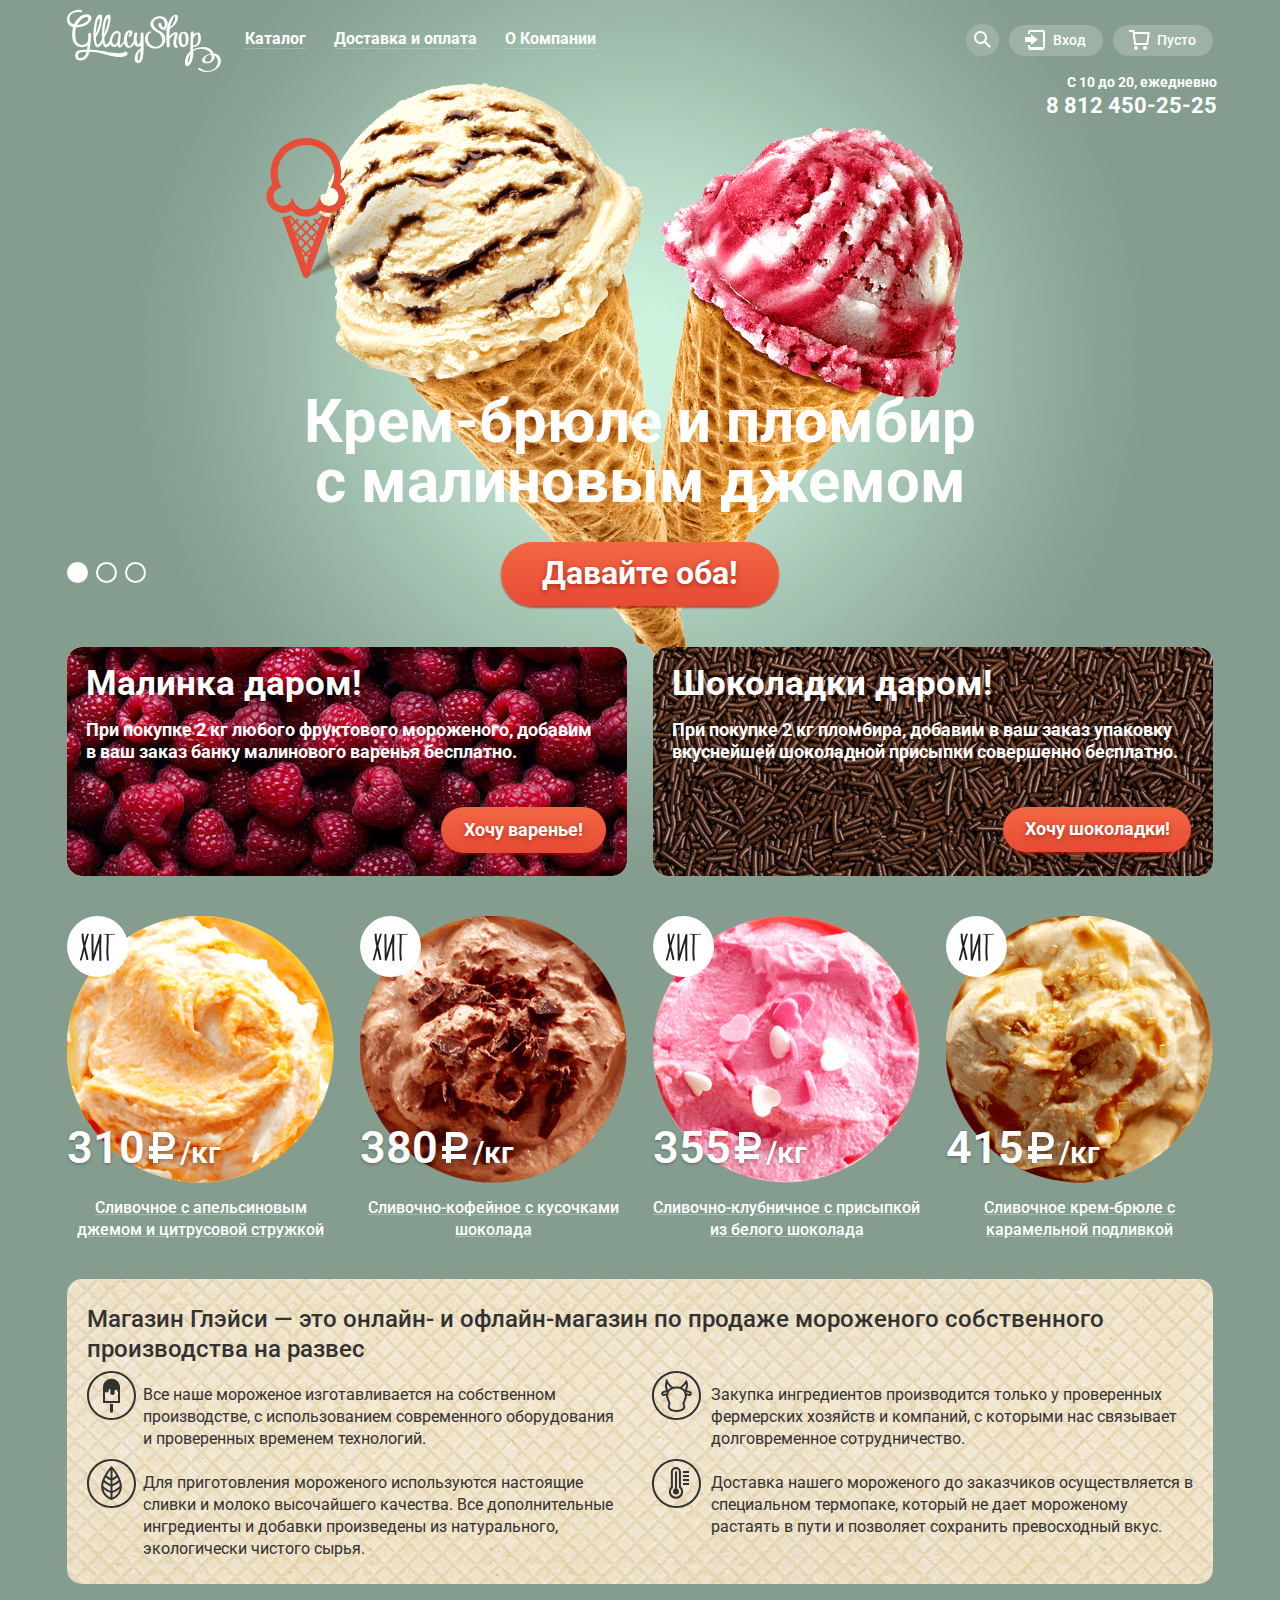
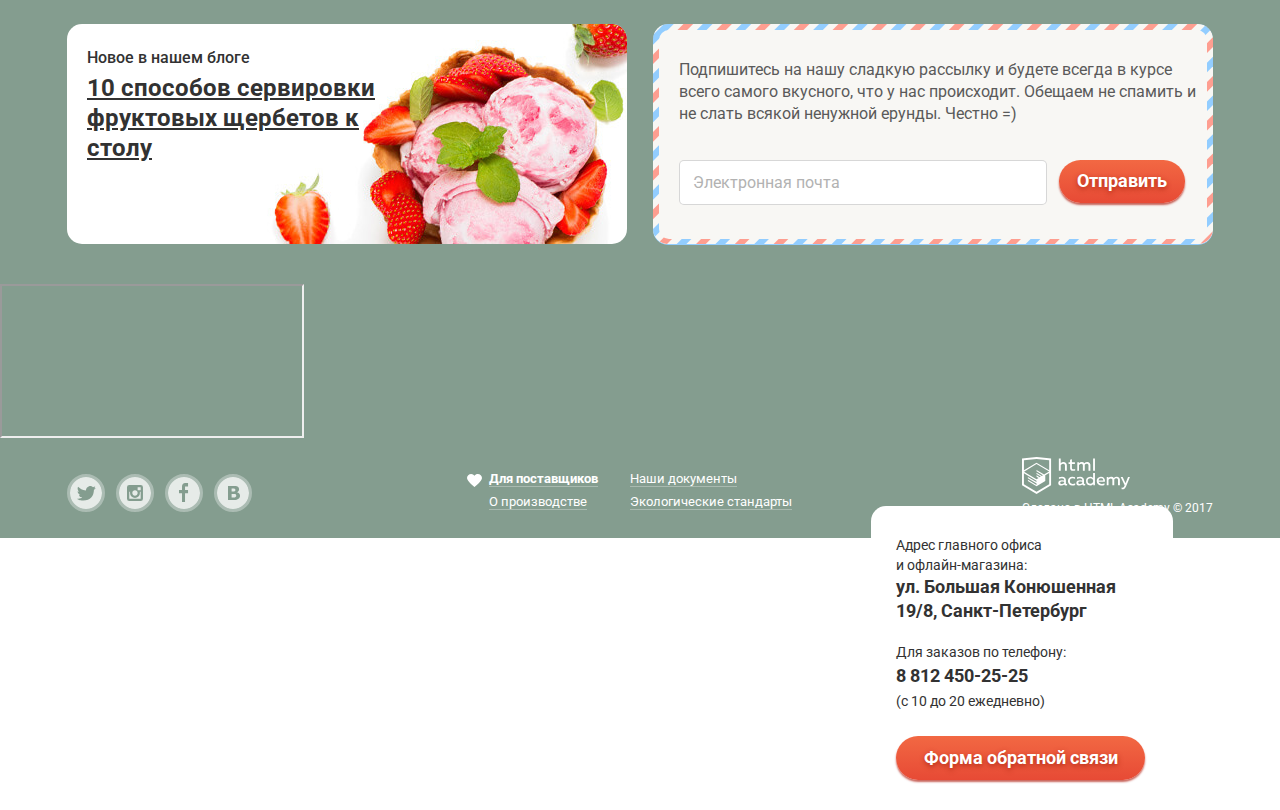
<file: index.html>
<!DOCTYPE html>
<html lang="ru">
  <head>
    <meta charset="utf-8">
    <title>HTML Academy: Глейси</title>
    <link href="https://fonts.googleapis.com/css?family=Roboto:400,500,700&amp;subset=latin,cyrillic" rel="stylesheet">
    <link href="css/normalize.min.css" rel="stylesheet">
    <link href="css/style.min.css" rel="stylesheet">
  </head>
  <body>
    <input class="visually-hidden slide-toggle-1" type="radio" id="product-1" name="toggle" checked>
    <input class="visually-hidden slide-toggle-2" type="radio" id="product-2" name="toggle">
    <input class="visually-hidden slide-toggle-3" type="radio" id="product-3" name="toggle">

    <div class="site-wrap">
     <div class="page-wrap">
      <header class="main-header">
       <nav class="main-navigation">
         <a class="main-header-logo">
           <img src="img/logo.svg" width="154" height="64" alt="Логотип магазина Глэйси">
         </a>
         <div class="nav-container">
          <ul class="site-navigation">
           <li class="main-catalog" tabindex="0"><a class="site-nav-item" href="#">Каталог</a>
             <ul class="catalog-list">
               <li><a href="novelties-catalog.html" class="catalog-list-title">Новинки</a></li>
               <li><a href="catalog.html">Сливочное</a></li>
               <li><a href="sherbet-catalog.html">Щербеты</a></li>
               <li><a href="fruit-ice-catalog.html">Фруктовый лед</a></li>
               <li><a href="melorin-catalog.html">Мелорин</a></li>
             </ul>
           </li>
           <li><a class="site-nav-item" href="shipping.html">Доставка и оплата</a></li>
           <li><a class="site-nav-item" href="info.html">О Компании</a></li>
         </ul>
         <ul class="user-navigation">
           <li class="user-nav-search" tabindex="0">
             <a href="search.html" class="user-nav-link search-link"><span class="visually-hidden">Поиск</span>
               <svg width="17" height="17" viewBox="0 0 17 17"><path fill="#fff" d="M16.958 15.527L11.75 10.32A6.455 6.455 0 0 0 13 6.5 6.5 6.5 0 1 0 6.5 13a6.465 6.465 0 0 0 3.839-1.263l5.205 5.204 1.414-1.414zM6.5 11C4.019 11 2 8.981 2 6.5S4.019 2 6.5 2 11 4.019 11 6.5 8.981 11 6.5 11z"/></svg>
             </a>
             <form class="search-form popup-form" action="https://echo.htmlacademy.ru/" method="post">
               <label class="visually-hidden" for="search-field">Введите информацию для поиска</label>
               <input type="text" id="search-field" name="search" placeholder="Что ищем?">
             </form>
           </li>
           <li class="user-nav-login" tabindex="0">
             <a href="login.html" class="user-nav-link login-link">Вход</a>
             <div class="popup-form popup-login-form">
               <h2 class="visually-hidden">Форма входа в личный кабинет</h2>
               <form class="login-form" action="https://echo.htmlacademy.ru/" method="post">
                  <label class="visually-hidden" for="user-email">Адрес вашей электронной почты</label>
                  <input type="text" id="user-email" name="email" placeholder="Электронная почта">
                  <label class="visually-hidden" for="user-password">Ваш пароль</label>
                  <input type="password" id="user-password" name="password" placeholder="Пароль">
                   <div class="login-links">
                    <a href="#">Забыли пароль?</a>
                    <a href="#">Новая регистрация</a>
                   </div>
                   <button class="button login-button">Войти</button>
               </form>
             </div>
            </li>
            <li>
              <a href="basket.html" class="user-nav-link basket-link">Пусто</a>
            </li>
          </ul>
         </div>
        </nav>
      <div class="main-header-contacts">
        <p>С 10 до 20, ежедневно</p>
        <p class="contacts-phone-number">8 812 450-25-25</p>
      </div>
     </header>

     <main>
       <h1 class="visually-hidden">Магазин мороженого GllacyShop</h1>

       <section class="main-slider">
         <h2 class="visually-hidden">Мороженое на любой вкус!</h2>
         <div class="main-slider-controls">
             <label for="product-1">Первый</label>
             <label for="product-2">Второй</label>
             <label for="product-3">Третий</label>
         </div>
         <ul class="main-slider-list">
           <li class="main-slider-item slide" id="slide1">
             <h3 class="slide-title">Крем-брюле и пломбир с малиновым джемом</h3>
             <a href="#" class="button slide-button">Давайте оба!</a>
           </li>
           <li class="main-slider-item slide" id="slide2">
             <h3 class="slide-title">Шоколадный пломбир и лимонный сорбет</h3>
             <a href="#" class="button slide-button">Давайте оба!</a>
           </li>
           <li class="main-slider-item slide" id="slide3">
             <h3 class="slide-title slide-title-3">Пломбир с помадкой и клубничный щербет</h3>
             <a href="#" class="button slide-button">Давайте оба!</a>
           </li>
         </ul>
       </section>

       <section class="main-promo">
         <h2 class="visually-hidden">Обратите внимание на наши акции</h2>
         <div class="promo-item promo-item-first">
           <h3 class="promo-item-title">Малинка даром!</h3>
           <p class="promo-item-text">При покупке 2 кг любого фруктового мороженого, добавим в ваш заказ банку малинового варенья бесплатно.</p>
           <a href="#" class="button promo-button">Хочу варенье!</a>
         </div>
         <div class="promo-item promo-item-second">
           <h3 class="promo-item-title">Шоколадки даром!</h3>
           <p class="promo-item-text">При покупке 2 кг пломбира, добавим в ваш заказ упаковку вкуснейшей шоколадной присыпки совершенно бесплатно.</p>
           <a href="#" class="button promo-button">Хочу шоколадки!</a>
         </div>
       </section>

       <section class="popular-products">
         <h2 class="visually-hidden">Популярные товары</h2>
         <ul class="popular-products-list products-list">
           <li class="popular-products-item products-item">
              <h3><a class="product-title" href="#">Сливочное с апельсиновым джемом и цитрусовой стружкой</a></h3>
              <a href="#"><img src="img/ice_cream1.png" class="product-picture" width="267" height="267" alt="Сливочное с апельсином"></a>
              <p class="product-price">310<span class="unit-field">/кг</span></p>
              <div class="hover-button-container">
               <a href="#" class="button hover-button">Быстрый просмотр</a>
              </div>
              <span class="visually-hidden">Хит</span>
            </li>
           <li class="popular-products-item products-item">
              <h3><a class="product-title" href="#">Сливочно-кофейное с кусочками шоколада</a></h3>
              <a href="#"><img src="img/ice_cream2.png" class="product-picture" width="267" height="267" alt="Сливочно-кофейное с шоколадом"></a>
              <p class="product-price">380<span class="unit-field">/кг</span></p>
              <div class="hover-button-container">
               <a href="#" class="button hover-button">Быстрый просмотр</a>
              </div>
              <span class="visually-hidden">Хит</span>
           </li>
           <li class="popular-products-item products-item">
              <h3><a class="product-title" href="#">Сливочно-клубничное с присыпкой из белого шоколада</a></h3>
              <a href="#"><img src="img/ice_cream3.png" class="product-picture" width="267" height="267" alt="Сливочно-клубничное с присыпкой"></a>
              <p class="product-price">355<span class="unit-field">/кг</span></p>
              <div class="hover-button-container">
               <a href="#" class="button hover-button">Быстрый просмотр</a>
              </div>
           </li>
           <li class="popular-products-item products-item">
              <h3><a class="product-title" href="#">Сливочное крем-брюле с карамельной подливкой</a></h3>
              <a href="#"><img src="img/ice_cream4.png" class="product-picture" width="267" height="267" alt="Сливочное крем-брюле с карамелью"></a>
              <p class="product-price">415<span class="unit-field">/кг</span></p>
              <div class="hover-button-container">
               <a href="#" class="button hover-button">Быстрый просмотр</a>
              </div>
              <span class="visually-hidden">Хит</span>
           </li>
         </ul>
       </section>

       <section class="main-advantages">
         <h2 class="visually-hidden">Преимущества нашей Компании</h2>
         <b>Магазин Глэйси — это онлайн- и офлайн-магазин по продаже мороженого собственного производства на развес</b>
         <div class="advantages-list">
           <div class="advantages-item-container">
             <p class="advantages-item">Все наше мороженое изготавливается на собственном производстве, с использованием современного оборудования и проверенных временем технологий.</p>
             <p class="advantages-item advantages-item-leaf">Для приготовления мороженого используются настоящие сливки и молоко высочайшего качества. Все дополнительные ингредиенты и добавки произведены из натурального, экологически чистого сырья.</p>
           </div>
           <div class="advantages-item-container">
             <p class="advantages-item advantages-item-cow">Закупка ингредиентов  производится только у проверенных фермерских хозяйств и компаний, с которыми нас связывает долговременное сотрудничество.</p>
             <p class="advantages-item advantages-item-thermo">Доставка нашего мороженого до заказчиков осуществляется в специальном термопаке, который не дает мороженому растаять в пути и позволяет сохранить превосходный вкус.</p>
           </div>
         </div>
       </section>

       <div class="additional-info">
         <h2 class="visually-hidden">Это интересно!</h2>
         <article class="news-info">
           <div class="news-info-container">
            <h3>Новое в нашем блоге</h3>
            <a href="#">10 способов сервировки фруктовых щербетов к столу</a>
           </div>
         </article>
         <section class="subscribe-info">
           <div class="subscribe-form-wrap">
             <h3 class="visually-hidden">Подпишитесь на нас</h3>
             <p>Подпишитесь на нашу сладкую рассылку и будете всегда в курсе всего самого вкусного, что у нас происходит. Обещаем не спамить и не слать всякой ненужной ерунды. Честно =)</p>
             <form class="subscribe-form" action="https://echo.htmlacademy.ru/" method="post">
              <label class="visually-hidden" for="user-email2">Адрес вашей электронной почты</label>
              <input type="text" id="user-email2" name="email2" placeholder="Электронная почта">
              <button class="button subscribe-button">Отправить</button>
            </form>
          </div>
         </section>
       </div>
      </main>
      </div>

       <section class="main-map">
         <h2 class="visually-hidden">Где мы находимся и как с нами связаться</h2>
         <iframe src="https://www.google.com/maps/d/embed?mid=1yjdTI2CeG9ig7ZHzFj3DASeYYl64tifm&hl=ru"></iframe>
         <div class="main-contacts">
           <div class="contacts-info">
            <p class="main-contacts-info-title">Адрес главного офиса и офлайн-магазина:</p>
            <p class="main-contacts-info">ул. Большая Конюшенная 19/8, Санкт-Петербург</p>
            <p>Для заказов по телефону:</p>
            <p class="main-contacts-info main-phone-number"><a href="#">8 812 450-25-25</a></p>
            <p class="main-working-hours">(с 10 до 20 ежедневно)</p>
            <a href="feedback.html" class="button contacts-button">Форма обратной связи</a>
          </div>
         </div>
       </section>


     <div class="page-wrap">
     <footer class="main-footer">
       <div class="social-networks">
         <h2 class="visually-hidden">Мы в социальных сетях</h2>
         <ul class="social-networks-list">
           <li>
             <a class="social-button" href="#">
              <span class="visually-hidden">Твиттер</span>
              <svg xmlns="http://www.w3.org/2000/svg" width="32" height="32" viewBox="0 0 32 32"><path fill="#FFF" d="M16 0C7.164 0 0 7.164 0 16c0 8.837 7.164 16 16 16 8.837 0 16-7.163 16-16 0-8.836-7.163-16-16-16zm7.944 12.809c-.251 6.516-3.463 10.832-10.992 10.702h-.486c-.447 0-4.543-.443-5.344-1.823 2.479.19 4.247-.406 5.12-1.136-1.048-.289-2.923-.461-3.251-2.848.384.104.618.221 1.299.113-1.307-.824-2.758-1.519-2.679-3.643.311.317 1.164.518 1.46.457-.768-.233-2.149-3.244-.974-4.781 1.984  1.79 4.075 3.482 7.804 3.643.227-2.214 1.24-3.699 3.168-4.325 1.84-.479 3.255.26 3.901 1.138.737-.224 1.453-.466 2.193-.685-.004.833-.569 1.463-.935 1.709.747.165 1.423-.475 1.423-.475-.184.963-1.094 1.725-1.707 1.954z"/></svg>
            </a>
          </li>
          <li>
            <a class="social-button" href="#">
             <span class="visually-hidden">Инстаграм</span>
             <svg xmlns="http://www.w3.org/2000/svg" width="32" height="32" viewBox="0 0 32 32"><g fill="#FFF"><path d="M20.916 16a4.938 4.938 0 1 1-9.877 0c0-.394.051-.773.138-1.14h-.897v6.838h11.396V14.86h-.897c.086.367.137.746.137 1.14z"/><path d="M15.978 18.659c1.466 0 2.659-1.193 2.659-2.659s-1.193-2.659-2.659-2.659c-1.466 0-2.659 1.193-2.659 2.659s1.192 2.659 2.659 2.659zM18.637 10.302h3.039v3.039h-3.039z"/><path d="M16 0C7.164 0 0 7.164 0 16c0 8.837 7.164 16 16 16 8.837 0 16-7.163 16-16 0-8.836-7.163-16-16-16zm7.955 21.698a2.285 2.285 0 0 1-2.279 2.279H10.279A2.285 2.285 0 0 1 8 21.698V10.302a2.286 2.286 0 0 1 2.279-2.279h11.396a2.286 2.286 0 0 1 2.279 2.279v11.396z"/></g></svg>
           </a>
         </li>
         <li>
           <a class="social-button" href="#">
            <span class="visually-hidden">Фейсбук</span>
            <svg xmlns="http://www.w3.org/2000/svg" width="32" height="32" viewBox="0 0 32 32"><path fill="#FFF" d="M16 0C7.164 0 0 7.163 0 16s7.164 16 16 16c8.837 0 16-7.164 16-16S24.837 0 16 0zm4.062 9.455h-3.021v3.444h3.021v3.445h-3.021v8.61H14.02v-8.61H11v-3.445h3.021V9.455c0-1.902 1.353-3.445 3.021-3.445h3.021v3.445z"/></svg>
          </a>
        </li>
        <li>
          <a class="social-button" href="#">
           <span class="visually-hidden">Вконтакте</span>
           <svg xmlns="http://www.w3.org/2000/svg" width="32" height="32" viewBox="0 0 32 32"><g fill="#FFF"><path d="M16.637 14.495c.402-.019.719-.082.951-.188.326-.145.54-.33.641-.559.101-.229.15-.496.15-.797 0-.232-.058-.465-.174-.697-.116-.232-.322-.405-.617-.517-.264-.1-.592-.155-.984-.165a76.242 76.242 0 0 0-1.652-.014h-.339v2.965h.565c.571 0 1.057-.009 1.459-.028zM18.118 17.084c-.282-.081-.672-.125-1.166-.132a127.97 127.97 0 0 0-1.55-.009h-.79v3.493h.264c1.014 0 1.74-.003 2.18-.009a3.2 3.2 0 0 0 1.212-.245c.377-.157.633-.364.774-.625s.214-.562.214-.9c0-.446-.088-.788-.261-1.03-.17-.241-.464-.423-.877-.543z"/><path d="M16 0C7.164 0 0 7.164 0 16c0 8.837 7.164 16 16 16 8.837 0 16-7.163 16-16 0-8.836-7.163-16-16-16zm6.602 20.531a3.73 3.73 0 0 1-1.124 1.327c-.552.415-1.161.71-1.823.886s-1.501.264-2.519.264h-6.121V8.987h5.443c1.13 0 1.957.038 2.48.113a5.126 5.126 0 0 1 1.561.5c.533.27.929.632 1.189 1.087.26.455.392.975.392 1.558 0 .678-.179 1.278-.536 1.795-.358.518-.863.92-1.517 1.208v.075c.917.182 1.642.559 2.179 1.13.537.571.807 1.325.807 2.261 0 .678-.138 1.283-.411 1.817z"/></g></svg>
         </a>
       </li>
         </ul>
       </div>
       <div class="other-info">
         <h2 class="visually-hidden">Полезная информация и документы</h2>
         <ul class="other-info-list info-list-production">
           <li class="for-suppliers">
             <a class="for-suppliers-link" href="#">Для поставщиков</a>
             <svg width="15" height="13" viewBox="0 0 15 13"><path fill="#FFF" d="M10.799 0c-1.35 0-2.551.65-3.3 1.661A4.097 4.097 0 0 0 4.199 0C1.875 0 0 1.806 0 4.044 0 7.223 7.499 13 7.499 13s7.499-5.777 7.499-8.956C14.998 1.806 13.123 0 10.799 0z"/></svg>
           </li>
           <li><a href="#">О производстве</a></li>
         </ul>
         <ul class="other-info-list info-list-documents">
           <li><a href="#">Наши документы</a></li>
           <li><a href="#">Экологические стандарты</a></li>
         </ul>
       </div>
       <div class="copyright-info">
         <h2 class="visually-hidden">Информация о разработчике</h2>
         <a href="https://htmlacademy.ru/intensive/htmlcss" class="logo-htmlacademy"><img src="img/logo-htmlacademy.svg" width="108" height="39" alt="Логотип HTML Academy"></a>
         <p>Сделано в <a href="https://htmlacademy.ru/intensive/htmlcss">HTML Academy</a> © 2017</p>
       </div>
     </footer>
     </div>
     <section class="modal modal-feedback-wrap">
       <div class="modal-feedback">
         <h2 class="modal-feedback-title">Мы обязательно вам ответим!</h2>
         <form class="feedback-form" action="https://echo.htmlacademy.ru/" method="post">
           <div class="feedback-form-item-container">
             <label class="visually-hidden" for="user-name">Представьтесь, пожалуйста</label>
             <input class="feedback-form-item-input" type="text" id="user-name" name="user-name" placeholder="Как вас зовут?">
           </div>
           <div class="feedback-form-item-container">
             <label class="visually-hidden" for="user-email3">Адрес вашей электронной почты</label>
             <input class="feedback-form-item-input" type="text" id="user-email3" name="email3" placeholder="Ваша почта для ответа?">
           </div>
           <div class="feedback-form-item-container">
             <label class="visually-hidden" for="user-text-field"></label>
             <textarea class="feedback-form-item-input" id="user-text-field" rows="4" name="text-field" placeholder="Напишите что-нибудь..."></textarea>
           </div>
           <p><button class="button feedback-button">Отправить</button></p>
         </form>
         <button class="modal-close" type="button"><span class="visually-hidden">Закрыть</span></button>
       </div>
     </section>

     <div class="new-comments"></div>


  </div>
  <script src="js/script.min.js"></script>
 </body>
</html>
</file>
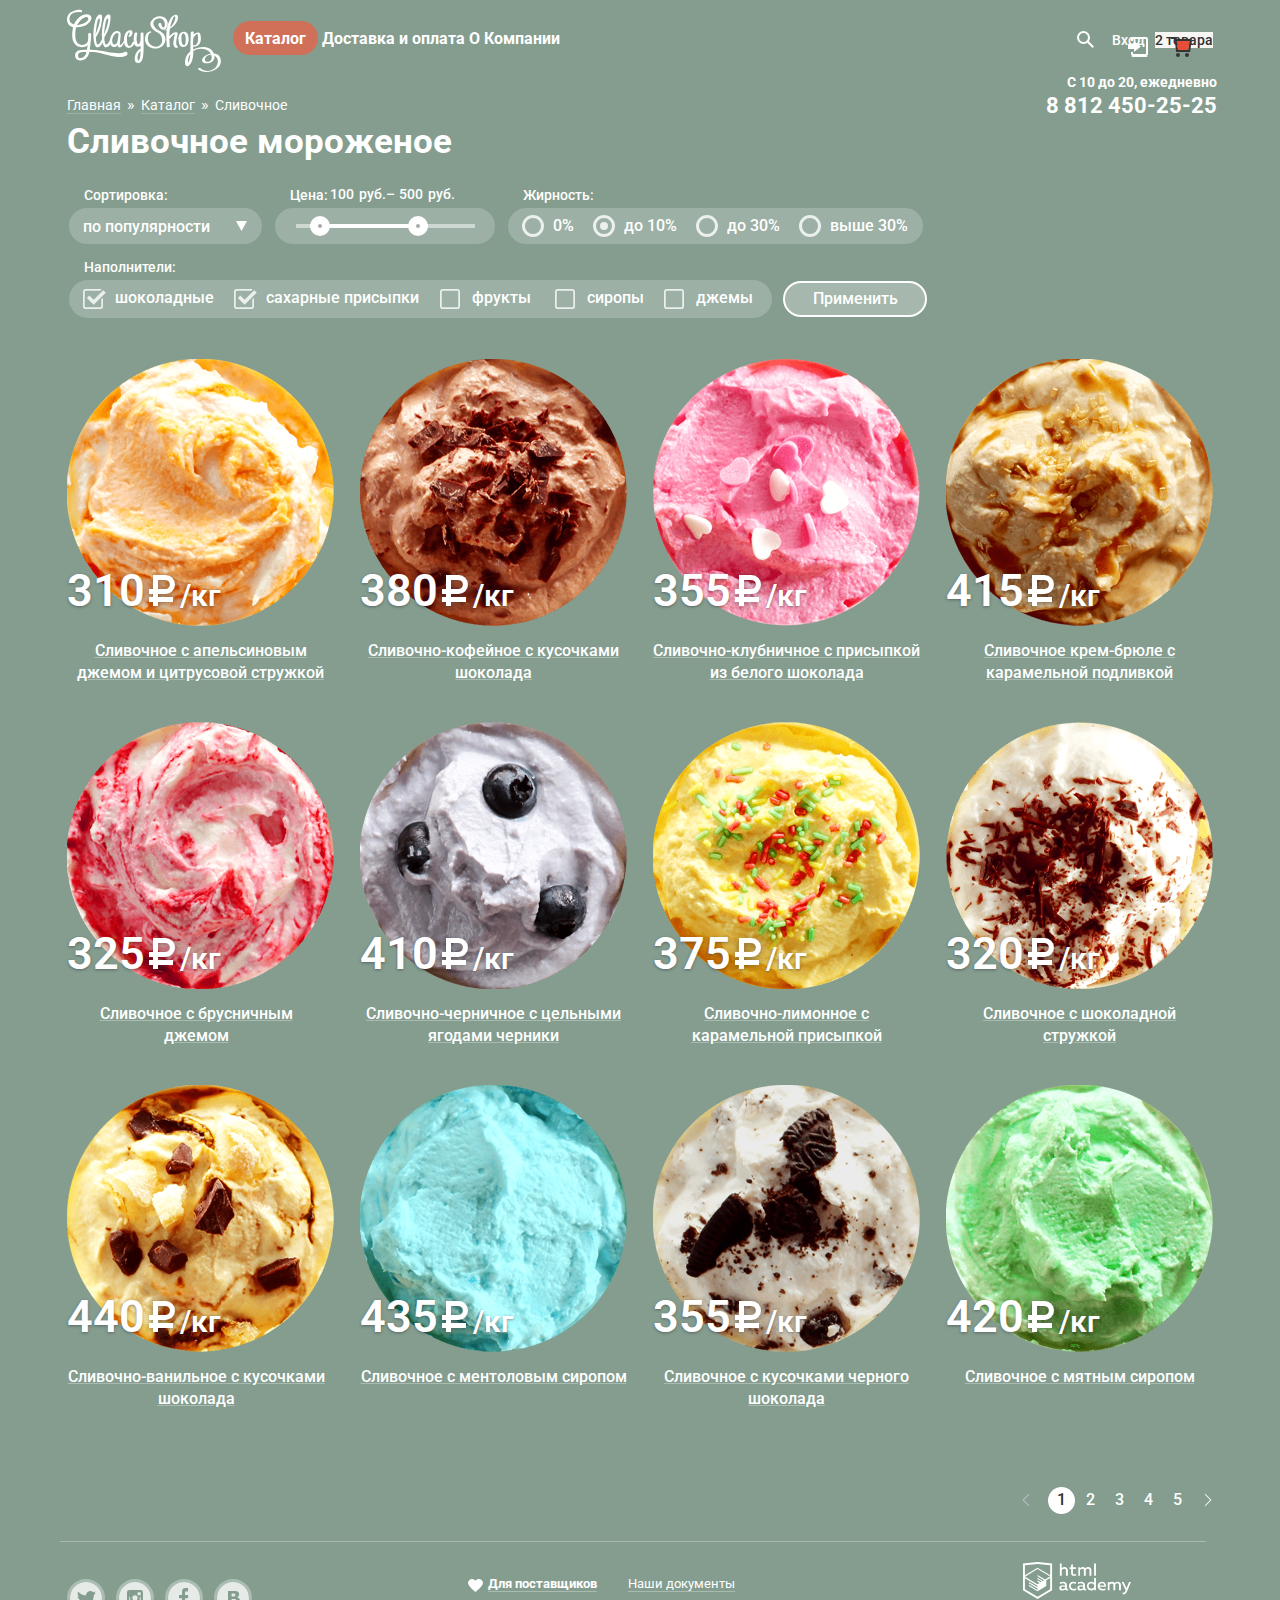
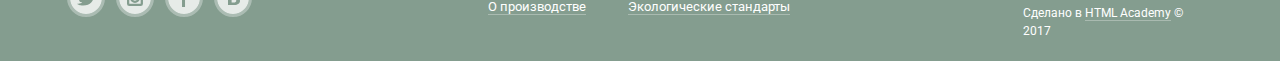
<file: catalog.html>
<!DOCTYPE html>
<html lang="ru">
  <head>
    <meta charset="utf-8">
    <title>HTML Academy: Глейси</title>
    <link href="https://fonts.googleapis.com/css?family=Roboto:400,500,700&amp;subset=latin,cyrillic" rel="stylesheet">
    <link href="css/normalize.css" rel="stylesheet">
    <link href="css/style.css" rel="stylesheet">
  </head>
  <body>
    <div class="site-inner-wrap">
     <div class="page-wrap">

      <header class="main-header">
        <nav class="main-navigation">
          <a href="index.html" class="main-header-logo">
            <img src="img/logo.svg" width="154" height="64" alt="Логотип магазина Глэйси">
          </a>
          <div class="nav-container">
          <ul class="site-navigation">
            <li class="main-catalog"><a href="catalog.html" class="site-navigation-item-current">Каталог</a>
              <ul class="catalog-list">
                <li><a href="novelties-catalog.html" class="catalog-list-title">Новинки</a></li>
                <li class="catalog-list-current"><a href="catalog.html">Сливочное</a></li>
                <li><a href="sherbet-catalog.html">Щербеты</a></li>
                <li><a href="fruit-ice-catalog.html">Фруктовый лед</a></li>
                <li><a href="melorin-catalog.html">Мелорин</a></li>
              </ul>
            </li>
            <li><a href="shipping.html">Доставка и оплата</a></li>
            <li><a href="info.html">О Компании</a></li>
          </ul>
          <ul class="user-navigation">
            <li class="user-nav-search" tabindex="0">
              <a href="search.html" class="search-link"><span class="visually-hidden">Поиск</span>
                <svg width="17" height="17" viewBox="0 0 17 17"><path fill="#fff" d="M16.958 15.527L11.75 10.32A6.455 6.455 0 0 0 13 6.5 6.5 6.5 0 1 0 6.5 13a6.465 6.465 0 0 0 3.839-1.263l5.205 5.204 1.414-1.414zM6.5 11C4.019 11 2 8.981 2 6.5S4.019 2 6.5 2 11 4.019 11 6.5 8.981 11 6.5 11z"/></svg>
              </a>
              <form class="search-form popup-form" action="https://echo.htmlacademy.ru/" method="post">
                <label class="visually-hidden" for="search-field">Введите информацию для поиска</label>
                <input type="text" id="search-field" name="search" placeholder="Что ищем?">
              </form>
            </li>
            <li class="user-nav-login" tabindex="0">
              <a href="login.html" class="login-link">Вход</a>
              <div class="popup-form popup-login-form">
                <h2 class="visually-hidden">Форма входа в личный кабинет</h2>
                <form class="login-form" action="https://echo.htmlacademy.ru/" method="post">
                   <label class="visually-hidden" for="user-email">Адрес вашей электронной почты</label>
                   <input type="text" id="user-email" name="email" placeholder="Электронная почта">
                   <label class="visually-hidden" for="user-password">Ваш пароль</label>
                   <input type="password" id="user-password" name="password" placeholder="Пароль">
                    <div class="login-links">
                     <a href="#">Забыли пароль?</a>
                     <a href="#">Новая регистрация</a>
                    </div>
                    <button type="submit" class="button login-button">Войти</button>
                </form>
              </div>
            </li>
            <li class="user-nav-basket" tabindex="0">
              <a href="basket.html" class="basket-link basket-link-active">2 товара</a>
              <div class="basket-popup">
               <table class="basket-goods">
                 <h2 class="visually-hidden">Товары в корзине</h2>
                 <tr class="basket-goods-item">
                   <td class="basket-item-delete">
                     <button type="button" class="basket-delete-button"><span class="visually-hidden">Удалить товар из корзины</span></button>
                   </td>
                   <td class="basket-item-picture">
                     <img src="img/ice_cream1.png" width="33" height="33" alt="Изображение товара">
                   </td>
                   <td class="basket-item-title">
                     <a href="#">Пломбир с апельсиновым джемом</a>
                   </td>
                   <td class="basket-item-quantity">
                     1,5 кг х <span class="basket-item-value">200 руб.</span>
                   </td>
                   <td class="basket-item-price">
                     300 руб.
                   </td>
                 </tr>
                 <tr class="basket-goods-item">
                   <td class="basket-item-delete">
                     <button type="button" class="basket-delete-button"><span class="visually-hidden">Удалить товар из корзины</span></button>
                   </td>
                   <td class="basket-item-picture">
                     <img src="img/ice_cream3.png" width="33" height="33" alt="Изображение товара">
                   </td>
                   <td class="basket-item-title">
                     <a href="#">Клубничный пломбир с присыпкой из белого шоколада</a>
                   </td>
                   <td class="basket-item-quantity">
                     1,5 кг х <span class="basket-item-value">300 руб.</span>
                   </td>
                   <td class="basket-item-price">
                     450 руб.
                   </td>
                 </tr>
               </table>
               <p class="basket-total-price">Итого: 750 руб.</p>
               <a href="#" class="button basket-button">Оформить заказ</a>
             </div>
            </li>
          </ul>
        </nav>
        <div class="main-header-contacts">
          <p>С 10 до 20, ежедневно</p>
          <p class="contacts-phone-number">8 812 450-25-25</p>
        </div>
      </header>

      <main>
        <ul class="breadcrumbs-list">
          <li><a href="index.html">Главная</a></li>
          <li>&#187;</li>
          <li><a href="#">Каталог</a></li>
          <li>&#187;</li>
          <li><a class="breadcrumbs-item-current">Сливочное</a></li>
        </ul>

        <h1 class="catalog-page-title">Сливочное мороженое</h1>

        <section class="catalog-filters">
          <h2 class="visually-hidden">Сортировка и фильтр данных о мороженом</h2>
          <form class="filters-form" action="https://echo.htmlacademy.ru/" method="get">
            <fieldset>
              <legend>Сортировка:</legend>
              <div class="filter-sort-list-container">
               <select name="sort-list" class="filter-sort-list">
                 <option value="popularity">по популярности</option>
                 <option value="low-priced">сначала недорогие</option>
                 <option value="high-priced">сначала дорогие</option>
                 <option value="fat-content">по жирности</option>
               </select>
             </div>
            </fieldset>
            <fieldset class="price-fieldset">
              <div>
                <legend>Цена:</legend>
              </div>
              <div class="price-filter">
                <label class="visually-hidden" for="min-price-id">Минимальная стоимость</label>
                <input type="text" id="min-price-id" name="min-price" value="100">
                <span>руб.&ndash;</span>
                <label class="visually-hidden" for="max-price-id">Максимальная стоимость</label>
                <input type="text" id="max-price-id" name="max-price" value="500">
                <span>руб.</span>
              </div>
              <div class="range-filter">
                <div class="range-controls">
                  <div class="scale">
                    <div class="bar"></div>
                  </div>
                  <div class="range-toggle range-toggle-min"></div>
                  <div class="range-toggle range-toggle-max"></div>
               </div>
              </div>
            </fieldset>
            <fieldset class="fat-fieldset">
              <legend>Жирность:</legend>
              <ul class="filter-fat-list">
                <li class="filter-option">
                  <input class="visually-hidden filter-input filter-input-radio" type="radio" id="fat-zero" name="fat-content" value="0%">
                  <label for="fat-zero">0%</label>
                </li>
                <li class="filter-option">
                  <input class="visually-hidden filter-input filter-input-radio" type="radio" id="fat-before10" name="fat-content" value="<10%" checked>
                  <label for="fat-before10">до 10%</label>
                </li>
                <li class="filter-option">
                  <input class="visually-hidden filter-input filter-input-radio" type="radio" id="fat-before30" name="fat-content" value="<30%">
                  <label for="fat-before30">до 30%</label>
                </li>
                <li class="filter-option">
                  <input class="visually-hidden filter-input filter-input-radio" type="radio" id="fat-after30" name="fat-content" value=">30%">
                  <label for="fat-after30">выше 30%</label>
                </li>
              </ul>
            </fieldset>
            <fieldset class="filler-fieldset">
              <legend>Наполнители:</legend>
              <ul class="filter-filler-list">
                <li class="filter-option">
                  <input class="visually-hidden filter-input filter-input-checkbox" type="checkbox" id="chocolate-filler-id" name="chocolate-filler" checked>
                  <label for="chocolate-filler-id">шоколадные</label>
                </li>
                <li class="filter-option">
                  <input class="visually-hidden filter-input filter-input-checkbox" type="checkbox" id="sugar-powder-id" name="sugar-powder" checked>
                  <label for="sugar-powder-id">сахарные присыпки</label>
                </li>
                <li class="filter-option">
                  <input class="visually-hidden filter-input filter-input-checkbox" type="checkbox" id="fruit-filler-id" name="fruit-filler">
                  <label for="fruit-filler-id">фрукты</label>
                </li>
                <li class="filter-option">
                  <input class="visually-hidden filter-input filter-input-checkbox" type="checkbox" id="syrup-filler-id" name="syrup-filler">
                  <label for="syrup-filler-id">сиропы</label>
                </li>
                <li class="filter-option">
                  <input class="visually-hidden filter-input filter-input-checkbox" type="checkbox" id="jam-filler-id" name="jam-filler">
                  <label for="jam-filler-id">джемы</label>
                </li>
              </ul>
            </fieldset>
            <button type="submit" class="filter-button">Применить</button>
          </form>
        </section>

        <section class="creamy-products">
          <h2 class="visually-hidden">Виды сливочного мороженого</h2>
          <ul class="products-list">
            <li class="products-item">
              <h3><a class="product-title" href="#">Сливочное с апельсиновым джемом и цитрусовой стружкой</a></h3>
              <a href="#"><img src="img/ice_cream1.png" class="product-picture" width="267" height="267" alt="Сливочное с апельсином"></a>
              <p class="product-price">310<span class="unit-field">/кг</span></p>
              <div class="hover-button-container">
               <a href="#" class="button hover-button">Быстрый просмотр</a>
              </div>
            </li>
            <li class="products-item">
              <h3><a class="product-title" href="#">Сливочно-кофейное с кусочками шоколада</a></h3>
              <a href="#"><img src="img/ice_cream2.png" class="product-picture" width="267" height="267" alt="Сливочно-кофейное с шоколадом"></a>
              <p class="product-price">380<span class="unit-field">/кг</span></p>
              <div class="hover-button-container">
               <a href="#" class="button hover-button">Быстрый просмотр</a>
              </div>
            </li>
            <li class="products-item">
              <h3><a class="product-title" href="#">Сливочно-клубничное с присыпкой из белого шоколада</a></h3>
              <a href="#"><img src="img/ice_cream3.png" class="product-picture" width="267" height="267" alt="Сливочно-клубничное с присыпкой"></a>
              <p class="product-price">355<span class="unit-field">/кг</span></p>
              <div class="hover-button-container">
               <a href="#" class="button hover-button">Быстрый просмотр</a>
              </div>
            </li>
            <li class="products-item">
              <h3><a class="product-title" href="#">Сливочное крем-брюле с карамельной подливкой</a></h3>
              <a href="#"><img src="img/ice_cream4.png" class="product-picture" width="267" height="267" alt="Сливочное крем-брюле с карамелью"></a>
              <p class="product-price">415<span class="unit-field">/кг</span></p>
              <div class="hover-button-container">
               <a href="#" class="button hover-button">Быстрый просмотр</a>
             </div>
            </li>
            <li class="products-item">
              <h3 class="product-title-special"><a class="product-title" href="#">Сливочное с брусничным джемом</a></h3>
              <a href="#"><img src="img/ice_cream5.png" class="product-picture" width="267" height="267" alt="Сливочное с брусникой"></a>
              <p class="product-price">325<span class="unit-field">/кг</span></p>
              <div class="hover-button-container">
               <a href="#" class="button hover-button">Быстрый просмотр</a>
              </div>
            </li>
            <li class="products-item">
              <h3><a class="product-title" href="#">Сливочно-черничное с цельными ягодами черники</a></h3>
              <a href="#"><img src="img/ice_cream6.png" class="product-picture" width="267" height="267" alt="Сливочно-черничное с ягодами"></a>
              <p class="product-price">410<span class="unit-field">/кг</span></p>
              <div class="hover-button-container">
               <a href="#" class="button hover-button">Быстрый просмотр</a>
              </div>
            </li>
            <li class="products-item">
             <h3><a class="product-title" href="#">Сливочно-лимонное с карамельной присыпкой</a></h3>
             <a href="#"><img src="img/ice_cream7.png" class="product-picture" width="267" height="267" alt="Сливочно-лимонное с присыпкой"></a>
             <p class="product-price">375<span class="unit-field">/кг</span></p>
             <div class="hover-button-container">
              <a href="#" class="button hover-button">Быстрый просмотр</a>
             </div>
            </li>
            <li class="products-item">
              <h3><a class="product-title" href="#">Сливочное с шоколадной стружкой</a></h3>
              <a href="#"><img src="img/ice_cream8.png" class="product-picture" width="267" height="267" alt="Сливочное с шоколадной стружкой"></a>
              <p class="product-price">320<span class="unit-field">/кг</span></p>
              <div class="hover-button-container">
               <a href="#" class="button hover-button">Быстрый просмотр</a>
              </div>
            </li>
            <li class="products-item">
              <h3 class="product-title-special"><a class="product-title" href="#">Сливочно-ванильное с кусочками шоколада</a></h3>
              <a href="#"><img src="img/ice_cream9.png" class="product-picture" width="267" height="267" alt="Сливочно-ванильное с шоколадом"></a>
              <p class="product-price">440<span class="unit-field">/кг</span></p>
              <div class="hover-button-container">
               <a href="#" class="button hover-button">Быстрый просмотр</a>
              </div>
            </li>
            <li class="products-item">
              <h3><a class="product-title" href="#">Сливочноe с ментоловым сиропом</a></h3>
              <a href="#"><img src="img/ice_cream10.png" class="product-picture" width="267" height="267" alt="Сливочное с ментолом"></a>
              <p class="product-price">435<span class="unit-field">/кг</span></p>
              <div class="hover-button-container">
               <a href="#" class="button hover-button">Быстрый просмотр</a>
              </div>
            </li>
            <li class="products-item">
              <h3><a class="product-title" href="#">Сливочное с кусочками черного шоколада</a></h3>
              <a href="#"><img src="img/ice_cream11.png" class="product-picture" width="267" height="267" alt="Сливочное с кусочками шоколада"></a>
              <p class="product-price">355<span class="unit-field">/кг</span></p>
              <div class="hover-button-container">
               <a href="#" class="button hover-button">Быстрый просмотр</a>
              </div>
            </li>
            <li class="products-item">
              <h3><a class="product-title" href="#">Сливочное с мятным сиропом</a></h3>
              <a href="#"><img src="img/ice_cream12.png" class="product-picture" width="267" height="267" alt="Сливочное с мятой"></a>
              <p class="product-price">420<span class="unit-field">/кг</span></p>
              <div class="hover-button-container">
               <a href="#" class="button hover-button">Быстрый просмотр</a>
              </div>
            </li>
          </ul>
          <ul class="products-switch-list">
            <li class="switch-item">
              <a class="switch-item-previous"><span class="visually-hidden">Предыдущий</span></a>
            </li>
            <li class="switch-item switch-item-active">
              <a>1</a>
            </li>
            <li class="switch-item">
              <a href="#">2</a>
            </li>
            <li class="switch-item">
              <a href="#">3</a>
            </li>
            <li class="switch-item">
              <a href="#">4</a>
            </li>
            <li class="switch-item">
              <a href="#">5</a>
            </li>
            <li class="switch-item">
              <a href="#" class="switch-item-next"><span class="visually-hidden">Следующий</span></a>
            </li>
          </ul>
        </section>
      </main>

      <footer class="main-footer main-footer-inner">
        <div class="social-networks">
          <h2 class="visually-hidden">Мы в социальных сетях</h2>
          <ul class="social-networks-list">
            <li>
              <a class="social-button" href="#">
               <span class="visually-hidden">Твиттер</span>
               <svg xmlns="http://www.w3.org/2000/svg" width="32" height="32" viewBox="0 0 32 32"><path fill="#FFF" d="M16 0C7.164 0 0 7.164 0 16c0 8.837 7.164 16 16 16 8.837 0 16-7.163 16-16 0-8.836-7.163-16-16-16zm7.944 12.809c-.251 6.516-3.463 10.832-10.992 10.702h-.486c-.447 0-4.543-.443-5.344-1.823 2.479.19 4.247-.406 5.12-1.136-1.048-.289-2.923-.461-3.251-2.848.384.104.618.221 1.299.113-1.307-.824-2.758-1.519-2.679-3.643.311.317 1.164.518 1.46.457-.768-.233-2.149-3.244-.974-4.781 1.984  1.79 4.075 3.482 7.804 3.643.227-2.214 1.24-3.699 3.168-4.325 1.84-.479 3.255.26 3.901 1.138.737-.224 1.453-.466 2.193-.685-.004.833-.569 1.463-.935 1.709.747.165 1.423-.475 1.423-.475-.184.963-1.094 1.725-1.707 1.954z"/></svg>
             </a>
           </li>
           <li>
             <a class="social-button" href="#">
              <span class="visually-hidden">Инстаграм</span>
              <svg xmlns="http://www.w3.org/2000/svg" width="32" height="32" viewBox="0 0 32 32"><g fill="#FFF"><path d="M20.916 16a4.938 4.938 0 1 1-9.877 0c0-.394.051-.773.138-1.14h-.897v6.838h11.396V14.86h-.897c.086.367.137.746.137 1.14z"/><path d="M15.978 18.659c1.466 0 2.659-1.193 2.659-2.659s-1.193-2.659-2.659-2.659c-1.466 0-2.659 1.193-2.659 2.659s1.192 2.659 2.659 2.659zM18.637 10.302h3.039v3.039h-3.039z"/><path d="M16 0C7.164 0 0 7.164 0 16c0 8.837 7.164 16 16 16 8.837 0 16-7.163 16-16  0-8.836-7.163-16-16-16zm7.955 21.698a2.285 2.285 0 0 1-2.279 2.279H10.279A2.285 2.285 0 0 1 8 21.698V10.302a2.286 2.286 0 0 1 2.279-2.279h11.396a2.286 2.286 0 0 1 2.279 2.279v11.396z"/></g></svg>
            </a>
          </li>
          <li>
            <a class="social-button" href="#">
             <span class="visually-hidden">Фейсбук</span>
             <svg xmlns="http://www.w3.org/2000/svg" width="32" height="32" viewBox="0 0 32 32"><path fill="#FFF" d="M16 0C7.164 0 0 7.163 0 16s7.164 16 16 16c8.837 0 16-7.164 16-16S24.837 0 16 0zm4.062 9.455h-3.021v3.444h3.021v3.445h-3.021v8.61H14.02v-8.61H11v-3.445h3.021V9.455c0-1.902 1.353-3.445 3.021-3.445h3.021v3.445z"/></svg>
           </a>
         </li>
         <li>
           <a class="social-button" href="#">
            <span class="visually-hidden">Вконтакте</span>
            <svg xmlns="http://www.w3.org/2000/svg" width="32" height="32" viewBox="0 0 32 32"><g fill="#FFF"><path d="M16.637 14.495c.402-.019.719-.082.951-.188.326-.145.54-.33.641-.559.101-.229.15-.496.15-.797 0-.232-.058-.465-.174-.697-.116-.232-.322-.405-.617-.517-.264-.1-.592-.155-.984-.165a76.242 76.242 0 0 0-1.652-.014h-.339v2.965h.565c.571 0 1.057-.009 1.459-.028zM18.118 17.084c-.282-.081-.672-.125-1.166-.132a127.97 127.97 0 0 0-1.55-.009h-.79v3.493h.264c1.014 0 1.74-.003 2.18-.009a3.2 3.2 0 0 0 1.212-.245c.377-.157.633-.364.774-.625s.214-.562.214-.9c0-.446-.088-.788-.261-1.03-.17-.241-.464-.423-.877-.543z"/><path d="M16 0C7.164 0 0 7.164 0 16c0 8.837 7.164 16 16 16 8.837 0 16-7.163 16-16 0-8.836-7.163-16-16-16zm6.602 20.531a3.73 3.73 0 0 1-1.124 1.327c-.552.415-1.161.71-1.823.886s-1.501.264-2.519.264h-6.121V8.987h5.443c1.13 0 1.957.038 2.48.113a5.126 5.126 0 0 1 1.561.5c.533.27.929.632 1.189 1.087.26.455.392.975.392 1.558 0 .678-.179 1.278-.536 1.795-.358.518-.863.92-1.517 1.208v.075c.917.182 1.642.559 2.179 1.13.537.571.807 1.325.807 2.261 0 .678-.138 1.283-.411 1.817z"/></g></svg>
          </a>
        </li>
          </ul>
        </div>
        <div class="other-info">
          <h2 class="visually-hidden">Полезная информация и документы</h2>
          <ul class="other-info-list info-list-production">
            <li class="for-suppliers">
              <a href="#">Для поставщиков</a>
              <svg width="15" height="13" viewBox="0 0 15 13"><path fill="#FFF" d="M10.799 0c-1.35 0-2.551.65-3.3 1.661A4.097 4.097 0 0 0 4.199 0C1.875 0 0 1.806 0 4.044 0 7.223 7.499 13 7.499 13s7.499-5.777 7.499-8.956C14.998 1.806 13.123 0 10.799 0z"/></svg>
            </li>
            <li><a href="#">О производстве</a></li>
          </ul>
          <ul class="other-info-list info-list-documents">
            <li><a href="#">Наши документы</a></li>
            <li><a href="#">Экологические стандарты</a></li>
          </ul>
        </div>
        <div class="copyright-info">
          <h2 class="visually-hidden">Информация о разработчике</h2>
          <a href="https://htmlacademy.ru/intensive/htmlcss" class="logo-htmlacademy"><img src="img/logo-htmlacademy.svg" width="108" height="39" alt="Логотип HTML Academy"></a>
          <p>Сделано в <a href="https://htmlacademy.ru/intensive/htmlcss">HTML Academy</a> © 2017</p>
        </div>
      </footer>

    </div>
  </div>

 </body>
</html>
</file>
<file: css/style.css>
body {
  margin: 0;
  padding: 0;
  font-family: "Roboto", Arial, sans-serif;
  font-size: 16px;
  line-height: 22px;
  font-weight: 400;
  color: #ffffff;
}

a {
  color: #ffffff;
  text-decoration: none;
}

img {
  max-width: 100%;
  height: auto;
}

.visually-hidden:not(:focus):not(:active),
input[type="radio"].visually-hidden,
input[type="checkbox"].visually-hidden,
label.visually-hidden {
  position: absolute;
  width: 1px;
  height: 1px;
  margin: -1px;
  border: 0;
  padding: 0;
  white-space: nowrap;
  -webkit-clip-path: inset(100%);
          clip-path: inset(100%);
  clip: rect(0 0 0 0);
  overflow: hidden;
}

.site-wrap {
  min-width: 1200px;
  background-color: #849d8f;
  background-image: url("../img/slide1.png");
  background-repeat: no-repeat;
  background-position: top center;
  -webkit-transition: background-image 0.5s ease, background-color 0.5s ease;
  -o-transition: background-image 0.5s ease, background-color 0.5s ease;
  transition: background-image 0.5s ease, background-color 0.5s ease;
}

.page-wrap {
  margin: 0 auto;
  padding: 0;
  width: 1200px;
}

.site-wrap::before,
.site-wrap::after {
  content: "";
  visibility: hidden;
}

.site-wrap::before {
  background-image: url("../img/slide2.png");
}

.site-wrap::after {
  background-image: url("../img/slide3.png");
}

.site-inner-wrap {
  min-width: 1200px;
  background-color: #849d8f;
}

.main-header {
  position: relative;
  padding: 9px 27px 0;
  margin: 0;
}

.main-navigation {
  display: -webkit-box;
  display: -ms-flexbox;
  display: flex;
  -webkit-box-orient: horizontal;
  -webkit-box-direction: normal;
      -ms-flex-direction: row;
          flex-direction: row;
  -webkit-box-align: center;
      -ms-flex-align: center;
          align-items: center;
}

.main-header-logo {
  margin-right: 12px;
}

.nav-container {
  display: -webkit-box;
  display: -ms-flexbox;
  display: flex;
  width: 980px;
  min-height: 50px;
  -webkit-box-orient: horizontal;
  -webkit-box-direction: normal;
      -ms-flex-direction: row;
          flex-direction: row;
  -webkit-box-pack: justify;
      -ms-flex-pack: justify;
          justify-content: space-between;
  -webkit-box-align: start;
      -ms-flex-align: start;
          align-items: flex-start;
}

.site-navigation, .user-navigation {
  padding: 0;
  padding-top: 11px;
  margin: 0;
  list-style: none;
}

.site-navigation {
  display: -webkit-box;
  display: -ms-flexbox;
  display: flex;
  -webkit-box-orient: horizontal;
  -webkit-box-direction: normal;
      -ms-flex-direction: row;
          flex-direction: row;
  -ms-flex-wrap: wrap;
      flex-wrap: wrap;
  -webkit-box-align: start;
      -ms-flex-align: start;
          align-items: flex-start;
}

.site-navigation li {
  margin-right: 4px;
  line-height: 18px;
  font-weight: 700;
}

.site-navigation .site-nav-item {
  margin: 8px 12px 7px;
  border-bottom: 1px solid rgba(255, 255, 255, 0.2);
}

.site-navigation .site-nav-item:hover,
.site-navigation .site-nav-item:focus {
  padding: 8px 12px 7px;
  margin: 0;
  color: #333333;
  background-color: #ffffff;
  border: none;
  border-radius: 20px;
}

.site-navigation .site-nav-item:active {
  color: #333333;
  background-color: #ffffff;
  -webkit-box-shadow: inset 0px 2px 1px 0px #696969;
          box-shadow: inset 0px 2px 1px 0px #696969;
}

.site-navigation .site-navigation-item-current {
  padding: 8px 12px 7px;
  margin: 0;
  color: #ffffff;
  background-color: #d07058;
  border-radius: 20px;
}

.site-navigation .site-navigation-item-current:hover,
.site-navigation .site-navigation-item-current:focus {
  color: #ffffff;
  background-color: #d07058;
}

.main-catalog {
  position: relative;
  min-height: 30px;
}

.catalog-list {
  display: none;
  position: absolute;
  top: 30px;
  left: -8px;
  padding: 0;
  margin: 0;
  width: 142px;
  background-color: #ffffff;
  list-style: none;
  border-radius: 5px;
  -webkit-box-shadow: 0px 20px 20px 0px rgba(0, 0, 0, 0.4);
          box-shadow: 0px 20px 20px 0px rgba(0, 0, 0, 0.4);
  -webkit-box-sizing: border-box;
          box-sizing: border-box;
}

.catalog-list li {
  width: 142px;
  padding-top: 8px;
  padding-bottom: 8px;
}

.catalog-list li:first-child {
  padding-top: 10px;
  border-top-left-radius: 5px;
  border-top-right-radius: 5px;
}

.catalog-list li:last-child {
  padding-bottom: 10px;
  border-bottom-left-radius: 5px;
  border-bottom-right-radius: 5px;
}

.catalog-list li:hover,
.catalog-list li:focus {
  background-color: #fbded7;
}

.catalog-list li:active {
  background-color: #f6b5a5;
}

.catalog-list .catalog-list-current {
  background-color: #d07058;
}

.catalog-list .catalog-list-current:hover,
.catalog-list .catalog-list-current:focus {
  background-color: #d07058;
}

.catalog-list a {
  font-size: 14px;
  line-height: 16px;
  font-weight: 400;
  padding: 0;
  padding-top: 5px;
  padding-bottom: 5px;
  padding-left: 20px;
  border-radius: 0px;
  color: #323232;
}

.catalog-list-current a {
  color: #ffffff;
}

.catalog-list .catalog-list-title {
  font-weight: 700;
}

.catalog-list::after {
  content: "";
  position: absolute;
  top: 35px;
  left: 6px;
  width: 128px;
  height: 1px;
  background-color: #c2cec7;
}

.main-catalog:hover .catalog-list,
.main-catalog:focus .catalog-list {
  display: block;
  z-index: 10;
}

.user-navigation {
  position: relative;
  display: -webkit-box;
  display: -ms-flexbox;
  display: flex;
  -webkit-box-orient: horizontal;
  -webkit-box-direction: normal;
      -ms-flex-direction: row;
          flex-direction: row;
  -webkit-box-align: center;
      -ms-flex-align: center;
          align-items: center;
}

.user-navigation li {
  margin-left: 10px;
  margin-top: 2px;
  min-height: 30px;
  font-size: 14px;
  line-height: 16px;
  font-weight: 500;
}

.user-navigation li:first-child {
  margin-top: 0;
}

.user-navigation .user-nav-link {
  position: relative;
  padding: 7px 17px 8px 44px;
  background-color: #9db1a5;
  border-radius: 20px;
}

.user-navigation .basket-link-active {
  color: #323232;
  background-color: #f7f6f3;
}

.user-navigation .search-link {
  padding: 11px 8px 5px;
  -webkit-box-sizing: border-box;
          box-sizing: border-box;
}

.user-navigation .user-nav-link:hover,
.user-navigation .user-nav-link:focus {
  color: #323232;
  background-color: #ffffff;
}

.search-link:hover path,
.search-link:focus path {
  fill: #000;
}

.login-link::before,
.basket-link::before {
  content: "";
  position: absolute;
  top: 5px;
  left: 16px;
  width: 21px;
  height: 20px;
  background-image: url("../img/entrance-white.svg");
}

.basket-link::before {
  background-image: url("../img/basket.svg");
}

.basket-link-active::before {
  background-image: url("../img/basket-red.svg");
}

.login-link:hover::before,
.login-link:focus::before {
  background-image: url("../img/entrance.svg");
}

.basket-link:hover::before,
.basket-link:focus::before {
  background-image: url("../img/basket-black.svg");
}

.basket-link-active:hover::before,
.basket-link-active:focus::before {
  background-image: url("../img/basket-red.svg");
}

.user-nav-search,
.user-nav-login,
.user-nav-basket {
  position: relative;
}

.popup-form {
  display: none;
}

.search-form,
.popup-login-form,
.basket-popup {
  display: none;
  position: absolute;
  top: 30px;
  right: 0px;
  width: 341px;
  padding: 20px 15px;
  background-color: #f8f7f4;
  -webkit-box-sizing: border-box;
          box-sizing: border-box;
  -webkit-box-shadow: 0px 20px 20px 0px rgba(0, 0, 0, 0.4);
          box-shadow: 0px 20px 20px 0px rgba(0, 0, 0, 0.4);
  border-radius: 5px;
  z-index: 10;
}

.popup-login-form {
  width: 277px;
  padding: 20px 17px 20px 19px;
}

.basket-popup {
  width: 539px;
  padding: 18px 13px 20px;
}

.login-form {
  position: relative;
}

.login-links {
  position: absolute;
  display: -webkit-box;
  display: -ms-flexbox;
  display: flex;
  -webkit-box-orient: vertical;
  -webkit-box-direction: normal;
      -ms-flex-direction: column;
          flex-direction: column;
  left: 120px;
}

.login-links a {
  font-size: 13px;
  line-height: 24px;
  color: #323232;
  text-decoration: underline;
  -webkit-text-decoration-color: rgba(50, 50, 50, 0.3);
          text-decoration-color: rgba(50, 50, 50, 0.3);
}

.login-links a:hover,
.login-links a:focus,
.login-links a:active {
  color: #e84d37;
  -webkit-text-decoration-color: rgba(232, 77, 55, 0.3);
          text-decoration-color: rgba(232, 77, 55, 0.3);
}

.search-form input[type="text"],
.popup-login-form input[type="text"],
.popup-login-form input[type="password"] {
  width: 309px;
  min-height: 45px;
  padding: 10px 14px 8px;
  line-height: 24px;
  font-weight: 700;
  color: #323232;
  background-color: #ffffff;
  border: 1px solid rgba(153, 153, 153, 0.52);
  border-radius: 5px;
  -webkit-box-sizing: border-box;
          box-sizing: border-box;
}

.popup-login-form input[type="text"],
.popup-login-form input[type="password"] {
  width: 241px;
  margin-bottom: 20px;
}

.search-form input[type="text"]::-webkit-input-placeholder,
.popup-login-form input[type="text"]::-webkit-input-placeholder,
.popup-login-form input[type="password"]::-webkit-input-placeholder {
  font-weight: 400;
  color: #b2b2b2;
}

.search-form input[type="text"]:-ms-input-placeholder,
.popup-login-form input[type="text"]:-ms-input-placeholder,
.popup-login-form input[type="password"]:-ms-input-placeholder {
  font-weight: 400;
  color: #b2b2b2;
}

.search-form input[type="text"]::-ms-input-placeholder,
.popup-login-form input[type="text"]::-ms-input-placeholder,
.popup-login-form input[type="password"]::-ms-input-placeholder {
  font-weight: 400;
  color: #b2b2b2;
}

.search-form input[type="text"]::placeholder,
.popup-login-form input[type="text"]::placeholder,
.popup-login-form input[type="password"]::placeholder {
  font-weight: 400;
  color: #b2b2b2;
}

.search-form input[type="text"]:hover,
.popup-login-form input[type="text"]:hover,
.popup-login-form input[type="password"]:hover {
  border: 2px solid rgba(154, 154, 154, 0.52);
  padding: 9px 13px 7px;
}

.search-form input[type="text"]:focus,
.popup-login-form input[type="text"]:focus,
.popup-login-form input[type="password"]:focus {
  border: 2px solid rgba(46, 136, 228, 0.52);
  padding: 9px 13px 7px;
  outline: none;
}

.user-nav-search:hover .search-form,
.user-nav-search:focus .search-form,
.user-nav-login:hover .popup-login-form,
.user-nav-login:focus .popup-login-form,
.user-nav-basket:hover .basket-popup,
.user-nav-basket:focus .basket-popup {
  display: block;
}

.basket-goods {
  width: 100%;
  font-size: 13px;
  line-height: 16px;
  font-weight: 400;
  color: #323232;
  border-bottom: 1px solid #cacac7;
}

.basket-goods-item td {
  vertical-align: top;
  padding-top: 10px;
  padding-bottom: 13px;
  text-align: left;
}

.basket-goods-item .basket-item-picture {
  width: 40px;
  text-align: left;
  padding-top: 0px;
}

.basket-goods-item .basket-item-title {
  width: 225px;
  padding-bottom: 17px;
}

.basket-item-title a {
  font-size: 13px;
  font-weight: 400;
  line-height: 16px;
  color: #323232;
  padding-top: 5px;
}

.basket-item-value {
  color: #a6a6a5;
}

.basket-goods-item .basket-item-quantity {
  width: 111px;
  text-align: right;
  padding-right: 9px;
}

.basket-goods-item .basket-item-price {
  text-align: center;
}

.basket-delete-button {
  width: 15px;
  height: 17px;
  border: none;
  background-color: #f8f7f4;
  background-image: url("../img/cross-small.svg");
  background-repeat: no-repeat;
  background-position: 4px 3px;
}

.basket-total-price {
  margin: 0;
  margin-top: 13px;
  margin-bottom: 12px;
  font-size: 15px;
  line-height: 18px;
  font-weight: 700;
  color: #323232;
  text-align: right;
}

.main-header-contacts {
  position: absolute;
  top: 74px;
  left: 1006px;
  display: -webkit-box;
  display: -ms-flexbox;
  display: flex;
  -webkit-box-orient: vertical;
  -webkit-box-direction: normal;
      -ms-flex-direction: column;
          flex-direction: column;
  -webkit-box-align: end;
      -ms-flex-align: end;
          align-items: flex-end;
  font-size: 14px;
  line-height: 16px;
  font-weight: 700;
}

.main-header-contacts p {
  margin: 0;
}

.main-header-contacts .contacts-phone-number {
  margin-top: 4px;
  font-size: 22px;
  line-height: 24px;
}

.main-slider {
  position: relative;
  padding: 0 27px;
  padding-top: 312px;
  margin: 0 auto;
  text-align: center;
}

.main-slider-list {
  padding: 0;
  margin: 0;
  list-style: none;
}

.slide {
  display: none;
}

.main-slider-item {
  padding-top: 1px;
}

.slide-title {
  width: 680px;
  padding: 0;
  margin: 0 auto;
  margin-bottom: 30px;
  font-size: 60px;
  line-height: 60px;
  font-weight: 700;
}

.slide-title-3 {
  width: 650px;
}

.main-slider-controls {
  position: absolute;
  bottom: 63px;
  left: 27px;
  z-index: 20;
  font-size: 0;
}

.main-slider-controls label {
  display: inline-block;
  width: 17px;
  height: 17px;
  margin-right: 8px;
  vertical-align: top;
  background-color: transparent;
  border: 2px solid #ffffff;
  border-radius: 50%;
  cursor: pointer;
}

.slide-toggle-1:checked ~ .site-wrap {
  background-color: #849d8f;
  background-image: url("../img/slide1.png");
}

.slide-toggle-2:checked ~ .site-wrap {
  background-color: #8996a6;
  background-image: url("../img/slide2.png");
}

.slide-toggle-3:checked ~ .site-wrap {
  background-color: #9d8b84;
  background-image: url("../img/slide3.png");
}

.slide-toggle-1:checked ~ .site-wrap .main-slider-item:nth-child(1) {
  display: block;
}

.slide-toggle-2:checked ~ .site-wrap .main-slider-item:nth-child(2) {
  display: block;
}

.slide-toggle-3:checked ~ .site-wrap .main-slider-item:nth-child(3) {
  display: block;
}

.slide-toggle-1:checked ~ .site-wrap label[for="product-1"],
.slide-toggle-2:checked ~ .site-wrap label[for="product-2"],
.slide-toggle-3:checked ~ .site-wrap label[for="product-3"],
.slide-toggle-1:checked:hover ~ .site-wrap label[for="product-1"],
.slide-toggle-2:checked:hover ~ .site-wrap label[for="product-2"],
.slide-toggle-3:checked:hover ~ .site-wrap label[for="product-3"] {
  background-color: #ffffff;
}

.slide-toggle-1:hover ~ .site-wrap label[for="product-1"],
.slide-toggle-2:hover ~ .site-wrap label[for="product-2"],
.slide-toggle-3:hover ~ .site-wrap label[for="product-3"] {
  background-color: #b2c1b7;
}

.button {
  display: inline-block;
  font-family: "Roboto", Arial, sans-serif;
  font-size: 18px;
  line-height: 24px;
  font-weight: 700;
  vertical-align: top;
  text-align: center;
  color: #ffffff;
  padding: 12px 15px;
  text-shadow: 0 2px 5px rgba(160, 32, 11, 0.76);
  background-color: #f26843;
  background: -webkit-gradient(linear, left top, left bottom, from(#f26843), to(#e74a35));
  background: -webkit-linear-gradient(top, #f26843 0%, #e74a35 100%);
  background: -o-linear-gradient(top, #f26843 0%, #e74a35 100%);
  background: linear-gradient(to bottom, #f26843 0%, #e74a35 100%);
  -webkit-box-shadow: 0px 2px 2px 0px rgba(172, 16, 0, 0.64);
          box-shadow: 0px 2px 2px 0px rgba(172, 16, 0, 0.64);
  border-radius: 50px;
  border: none;
  cursor: pointer;
}

.button:hover,
.button:focus {
  background: -webkit-gradient(linear, left top, left bottom, from(#f58669), to(#ec6f5e));
  background: -webkit-linear-gradient(top, #f58669 0%, #ec6f5e 100%);
  background: -o-linear-gradient(top, #f58669 0%, #ec6f5e 100%);
  background: linear-gradient(to bottom, #f58669 0%, #ec6f5e 100%);
  -webkit-box-shadow: 0 2px 2px rgba(172, 16, 0, 1);
          box-shadow: 0 2px 2px rgba(172, 16, 0, 1);
}

.button:active {
  background-image: -webkit-gradient(linear, left top, left bottom, from(#d84732), to(#e1613e));
  background-image: -webkit-linear-gradient(top, #d84732 0%, #e1613e 100%);
  background-image: -o-linear-gradient(top, #d84732 0%, #e1613e 100%);
  background-image: linear-gradient(to bottom, #d84732 0%, #e1613e 100%);
  -webkit-box-shadow: inset 0px 2px 2px 0px rgba(172, 16, 0, 1);
          box-shadow: inset 0px 2px 2px 0px rgba(172, 16, 0, 1);
}

.login-button {
  padding: 11px 25px;
  border-radius: 20px;
}

.basket-button {
  margin-left: 341px;
  padding: 10px 15px;
  border-radius: 20px;
}

.slide-button {
  padding: 11px 41px;
  padding-top: 9px;
  margin-bottom: 41px;
  font-size: 32px;
  line-height: 44px;
}

.promo-button {
  padding: 11px 23px;
  margin-top: 26px;
  margin-left: 374px;
}

.promo-item-second .promo-button {
  padding: 10px 22px 11px;
  padding-right: 21px;
  margin-left: 350px;
}

.main-promo {
  display: -webkit-box;
  display: -ms-flexbox;
  display: flex;
  -webkit-box-orient: horizontal;
  -webkit-box-direction: normal;
      -ms-flex-direction: row;
          flex-direction: row;
  -webkit-box-pack: justify;
      -ms-flex-pack: justify;
          justify-content: space-between;
  padding: 0 27px;
  margin: 0;
}

.promo-item {
  width: 560px;
  min-height: 229px;
  border-radius: 15px;
  background-repeat: no-repeat;
}

.promo-item-first {
  background-color: #6b021e;
  background-image: url("../img/raspberries.jpg");
  background-repeat: no-repeat;
}

.promo-item-second {
  background-color: #45230d;
  background-image: url("../img/chocolate.jpg");
}

.promo-item h3 {
  margin: 0;
  margin-top: 16px;
  margin-left: 19px;
  font-size: 35px;
  line-height: 41px;
  font-weight: 700;
}
.promo-item p {
  width: 515px;
  margin-top: 15px;
  margin-left: 19px;
  font-size: 18px;
  font-weight: 700;
}

.popular-products,
.creamy-products {
  padding: 0 27px;
}

.products-list {
  display: -webkit-box;
  display: -ms-flexbox;
  display: flex;
  -webkit-box-orient: horizontal;
  -webkit-box-direction: normal;
      -ms-flex-direction: row;
          flex-direction: row;
  -webkit-box-pack: justify;
      -ms-flex-pack: justify;
          justify-content: space-between;
  -ms-flex-wrap: wrap;
      flex-wrap: wrap;
  padding: 0;
  padding-top: 26px;
  margin: 0;
  list-style: none;
}

.popular-products-list {
  padding-top: 34px;
}

.products-item {
  position: relative;
  display: -webkit-box;
  display: -ms-flexbox;
  display: flex;
  -webkit-box-orient: vertical;
  -webkit-box-direction: reverse;
      -ms-flex-direction: column-reverse;
          flex-direction: column-reverse;
  -webkit-box-pack: end;
      -ms-flex-pack: end;
          justify-content: flex-end;
  width: 267px;
  min-height: 363px;
}

.popular-products-item {
  padding-top: 6px;
}

.hover-button-container {
  position: absolute;
  top: -6px;
  left: -13px;
  height: 405px;
  width: 293px;
  background-color: rgba(230, 235, 233, 0.2);
  -webkit-box-shadow: 0px 20px 20px 0px rgba(0, 0, 0, 0.4);
          box-shadow: 0px 20px 20px 0px rgba(0, 0, 0, 0.4);
  border-radius: 5px;
  z-index: 10;
  opacity: 0;
}

.hover-button {
  position: absolute;
  left: 45px;
  top: 343px;
  padding: 11px 18px;
  padding-top: 10px;
  z-index: 10;
}

.products-item:hover .hover-button-container,
.products-item:hover + .hover-button-container {
  opacity: 1;
}

.products-item h3 {
  position: relative;
  padding: 0;
  padding-top: 8px;
  margin: 0;
  font-size: 16px;
  line-height: 22px;
  font-weight: 500;
  text-align: center;
  z-index: 11;
}

.product-title-special {
  width: 258px;
}

.popular-products-item::before {
  content: " ";
  position: absolute;
  top: 6px;
  left: 0px;
  width: 61px;
  height: 61px;
  background-image: url("../img/hit.svg");
  background-repeat: no-repeat;
  background-position: 0 0;
  z-index: 2;
}

.product-price {
  position: absolute;
  left: 0;
  bottom: 104px;
  padding: 0;
  margin: 0;
  font-size: 45px;
  line-height: 45px;
  font-weight: 600;
  text-shadow: 0px 1px 3px rgba(49, 50, 53, 0.5);
  z-index: 2;
}

.product-price .unit-field {
  font-size: 30px;
  margin-left: 35px;
}

.product-price .unit-field::before {
  content: "";
  position: absolute;
  top: 1px;
  left: 75px;
  width: 40px;
  height: 45px;
  background-image: url("../img/ruble-with-shadow.svg");
  background-repeat: no-repeat;
  background-position: 0 0;
}

.product-picture {
  position: relative;
  z-index: 1;
}

.product-title {
  text-decoration: underline;
  -webkit-text-decoration-color: rgba(255, 255, 255, 0.3);
          text-decoration-color: rgba(255, 255, 255, 0.3);
}

.product-title:hover,
.product-title:focus,
.product-title:active {
  color: #ffbc9e;
  -webkit-text-decoration-color: rgba(255, 188, 158, 0.3);
          text-decoration-color: rgba(255, 188, 158, 0.3);
}

.main-advantages {
  width: 1146px;
  color: #323232;
  margin: 0 27px;
  padding: 25px 20px 22px;
  background-color: #e2d0a6;
  background-image: url("../img/wafer.jpg");
  background-position: 14px -2px;
  border-radius: 15px;
  -webkit-box-sizing: border-box;
          box-sizing: border-box;
}

.main-advantages b {
  font-size: 24px;
  line-height: 30px;
  font-weight: 500;
}

.advantages-list {
  display: -webkit-box;
  display: -ms-flexbox;
  display: flex;
  -webkit-box-orient: horizontal;
  -webkit-box-direction: normal;
      -ms-flex-direction: row;
          flex-direction: row;
  -webkit-box-pack: justify;
      -ms-flex-pack: justify;
          justify-content: space-between;
  padding: 0;
  margin: 0;
  list-style: none;
}

.advantages-item-container {
  display: -webkit-box;
  display: -ms-flexbox;
  display: flex;
  -webkit-box-orient: vertical;
  -webkit-box-direction: normal;
      -ms-flex-direction: column;
          flex-direction: column;
  -webkit-box-pack: start;
      -ms-flex-pack: start;
          justify-content: flex-start;
  width: 538px;
  margin-right: 26px;
}

.advantages-item-container:last-child {
  margin-right: 0px;
}

.advantages-item {
  position: relative;
  padding-left: 56px;
  padding-top: 5px;
  margin: 0;
  margin-top: 15px;
  margin-bottom: 2px;
}

.advantages-item::before {
  content: "";
  position: absolute;
  left: 0px;
  top: -8px;
  width: 50px;
  height: 50px;
  background-image: url("../img/ice-cream.svg");
  background-repeat: no-repeat;
}

.advantages-item-leaf::before {
  background-image: url("../img/eco.svg");
}

.advantages-item-cow::before {
  left: -3px;
  background-image: url("../img/cow.svg");
}

.advantages-item-thermo::before {
  left: -3px;
  background-image: url("../img/thermometer.svg");
}

.additional-info {
  display: -webkit-box;
  display: -ms-flexbox;
  display: flex;
  -webkit-box-orient: horizontal;
  -webkit-box-direction: normal;
      -ms-flex-direction: row;
          flex-direction: row;
  -webkit-box-pack: start;
      -ms-flex-pack: start;
          justify-content: flex-start;
  padding: 40px 27px 39px;
}

.news-info {
  min-width: 560px;
  height: 220px;
  margin-right: 26px;
  background-image: url("../img/strawberry_back.jpg");
  background-repeat: no-repeat;
  border-radius: 15px;
  background-color: #ffffff;
}

.news-info-container {
  width: 330px;
  padding: 23px 0px 0px 20px;
}

.news-info h3 {
  padding: 0;
  margin: 0;
  margin-bottom: 4px;
  font-size: 16px;
  line-height: 22px;
  font-weight: 500;
  color: #323232;
}

.news-info a {
  font-size: 24px;
  line-height: 30px;
  font-weight: 700;
  color: #323232;
  text-decoration: underline;
}

.news-info a:hover,
.news-info a:focus,
.news-info a:active {
  color: #e84d37;
  -webkit-text-decoration-color: rgba(232, 77, 55, 0.3);
          text-decoration-color: rgba(232, 77, 55, 0.3);
}

.subscribe-info {
  width: 560px;
  padding: 6px;
  color: #5a5a5a;
  background-color: #92cdff;
  background-image: url("../img/bg-post.svg");
  background-repeat: no-repeat;
  border-radius: 15px;
}

.subscribe-form-wrap {
  padding: 29px 10px 34px 20px;
  background-color: #f8f7f4;
  border-radius: 10px;
}

.subscribe-form-wrap h3 {
  padding: 0;
  margin: 0;
}

.subscribe-form-wrap p {
  padding: 0;
  margin: 0;
  margin-bottom: 35px;
}

.subscribe-form input[type="text"] {
  width: 368px;
  min-height: 45px;
  padding: 10px 13px;
  padding-bottom: 9px;
  line-height: 24px;
  font-weight: 700;
  color: #323232;
  background-color: #ffffff;
  border: none;
  border: 1px solid rgba(178, 178, 178, 0.52);
  border-radius: 5px;
  -webkit-box-sizing: border-box;
          box-sizing: border-box;
}

.subscribe-form input[type="text"]::-webkit-input-placeholder {
  font-weight: 400;
  color: #b2b2b2;
}

.subscribe-form input[type="text"]:-ms-input-placeholder {
  font-weight: 400;
  color: #b2b2b2;
}

.subscribe-form input[type="text"]::-ms-input-placeholder {
  font-weight: 400;
  color: #b2b2b2;
}

.subscribe-form input[type="text"]::placeholder {
  font-weight: 400;
  color: #b2b2b2;
}

.subscribe-form input[type="text"]:hover {
  border: 2px solid rgba(154, 154, 154, 0.52);
  padding: 9px 12px;
  padding-bottom: 8px;
}

.subscribe-form input[type="text"]:focus {
  border: 2px solid rgba(46, 136, 228, 0.52);
  padding: 9px 12px;
  padding-bottom: 8px;
  outline: none;
}

.subscribe-button {
  padding: 9px 18px 10px;
  margin-left: 8px;
}

.main-map {
  background-image: url("../img/map.jpg");
  background-repeat: no-repeat;
  background-position: 50% 0;
  background-size: auto 430px;
}

.main-map iframe {
  width: 100%;
  height: 430px;
}

.main-contacts {
  position: relative;
  width: 1200px;
  margin: 0 auto;
}

.contacts-info {
  position: absolute;
  top: -379px;
  right: 27px;
  width: 252px;
  padding: 29px 25px 30px;
  font-size: 14px;
  line-height: 20px;
  color: #323232;
  background-color: #ffffff;
  border-radius: 15px;
}

.contacts-info p {
  margin: 0;
}

.contacts-info .main-contacts-info {
  margin-bottom: 19px;
  font-size: 18px;
  line-height: 24px;
  font-weight: 700;
}

.contacts-info .main-phone-number {
  margin-bottom: 2px;
  margin-top: 2px;
}

.contacts-info .main-working-hours {
  margin-bottom: 24px;
}

.main-contacts-info a {
  color: #323232;
}

.main-contacts-info-title {
  width: 155px;
}

.main-phone-number,
.main-working-hours {
  line-height: 22px;
}

.contacts-button {
  padding: 10px 27px 10px 28px;
}

.breadcrumbs-list {
  list-style: none;
  padding: 0 27px;
  margin: 0;
  margin-top: 15px;
  display: -webkit-box;
  display: -ms-flexbox;
  display: flex;
  -webkit-box-orient: horizontal;
  -webkit-box-direction: normal;
      -ms-flex-direction: row;
          flex-direction: row;
  -webkit-box-pack: start;
      -ms-flex-pack: start;
          justify-content: flex-start;
}

.breadcrumbs-list li {
  margin-right: 6px;
}

.breadcrumbs-list a {
  font-size: 14px;
  line-height: 16px;
  font-weight: 400;
  border-bottom: 1px solid rgba(255, 255, 255, 0.2);
}

.breadcrumbs-list .breadcrumbs-item-current {
  border-bottom: none;
}

.breadcrumbs-list a:hover,
.breadcrumbs-list a:focus,
.breadcrumbs-list a:active {
  color: #ffbc9e;
  border-bottom: 1px solid rgba(255, 188, 158, 0.3);
}

.breadcrumbs-list .breadcrumbs-item-current:hover,
.breadcrumbs-list .breadcrumbs-item-current:focus,
.breadcrumbs-list .breadcrumbs-item-current:active {
  color: #ffffff;
  border-bottom: none;
}

.catalog-page-title {
  padding: 0 27px;
  margin: 0;
  margin-top: 5px;
  font-size: 35px;
  line-height: 41px;
  font-weight: 700;
}

.catalog-filters {
  padding: 0 27px;
  margin-top: 25px;
}

.filters-form {
  display: -webkit-box;
  display: -ms-flexbox;
  display: flex;
  -webkit-box-orient: horizontal;
  -webkit-box-direction: normal;
      -ms-flex-direction: row;
          flex-direction: row;
  -ms-flex-wrap: wrap;
      flex-wrap: wrap;
  width: 890px;
}

.filters-form fieldset {
  padding: 0;
  border: none;
  margin-right: 11px;
  margin-bottom: 15px;
}

.filters-form legend {
  padding-left: 15px;
  padding-bottom: 5px;
  font-size: 14px;
  font-weight: 500;
  line-height: 16px;
}

.filter-sort-list-container {
  cursor: pointer;
  background-color: rgba(255, 255, 255, 0.2);
  background-image: url("../img/select-arrow2.svg");
  background-repeat: no-repeat;
  background-position: 167px 13px;
  border-radius: 20px;
}

.filter-sort-list {
  width: 193px;
  max-height: 36px;
  padding: 10px 14px 9px 14px;
  font-size: 16px;
  line-height: 18px;
  font-weight: 500;
  color: #ffffff;
  cursor: pointer;
  -webkit-appearance: none;
     -moz-appearance: none;
          appearance: none;
  background-color: transparent;
  border: none;
  border-radius: 20px;
  -webkit-box-sizing: border-box;
          box-sizing: border-box;
}

.filter-sort-list option {
  padding-bottom: 5px;
}

.filter-sort-list option:last-child {
  padding-bottom: 8px;
}

.filter-sort-list:hover,
.filter-sort-list:focus {
  color: #323232;
  background-image: url("../img/select-arrow3.svg");
  background-repeat: no-repeat;
  background-position: 167px 13px;
  outline: none;
}

.filter-sort-list:active,
.filter-sort-list:focus {
  background-color: #ffffff;
  background-image: url("../img/select-arrow.svg");
  background-position: 167px 17px;
}

.filter-sort-list::-ms-expand {
  display: none;
}

.price-fieldset {
  position: relative;
  width: 220px;
}

.price-filter {
  position: absolute;
  top: -4px;
  left: 55px;
}

.price-filter input[type="text"] {
  width: 25px;
  padding: 0;
  margin: 0;
  font-size: 14px;
  line-height: 16px;
  font-weight: 500;
  color: #ffffff;
  background-color: transparent;
  border: none;
}

.price-filter span {
  font-size: 14px;
  line-height: 16px;
  font-weight: 500;
}

.range-filter {
  width: 220px;
  min-height: 36px;
  background-color: rgba(255, 255, 255, 0.2);
  background-image: none;
  border-radius: 20px;
}

.range-controls {
  position: relative;
  padding: 16px 20px 0px 21px;
}

.range-controls .scale {
  height: 4px;
  background-color: rgba(255, 255, 255, 0.5);
}

.range-controls .bar {
  width: 118px;
  height: 4px;
  margin-left: 14px;
  background-color: #ffffff;
}

.range-toggle {
  position: absolute;
	width: 20px;
	height: 22px;
	top: 8px;
	background-image: url("../img/filter-button.svg");
  background-repeat: no-repeat;
  background-position: 0 0;
}

.range-toggle-min {
  left: 35px;
}

.range-toggle-max {
  left: 133px;
}

.range-toggle:hover,
.range-toggle:focus {
	-webkit-transform: scale(1.1);
	    -ms-transform: scale(1.1);
	        transform: scale(1.1);
	cursor: pointer;
}

.fat-fieldset {
  width: 415px;
}

.filter-fat-list,
.filter-filler-list {
  display: -webkit-box;
  display: -ms-flexbox;
  display: flex;
  -webkit-box-orient: horizontal;
  -webkit-box-direction: normal;
      -ms-flex-direction: row;
          flex-direction: row;
  -ms-flex-wrap: wrap;
      flex-wrap: wrap;
  padding: 0;
  padding: 9px 14px;
  margin: 0;
  font-size: 16px;
  line-height: 18px;
  font-weight: 500;
  list-style: none;
  background-color: rgba(255, 255, 255, 0.2);
  border-radius: 20px;
}

.filter-fat-list .filter-option {
  margin-right: 19px;
}

.filter-fat-list .filter-option:nth-child(4) {
  margin-right: 0px;
}

.filter-fat-list label {
  position: relative;
  display: block;
  padding-left: 31px;
  cursor: pointer;
}

.filter-input-radio + label::before {
  content: "";
  position: absolute;
  top: -2px;
  left: 0px;
  width: 22px;
  height: 22px;
  border: 3.5px solid rgba(255, 255, 255, 0.8);
  border-radius: 20px;
  -webkit-box-sizing: border-box;
          box-sizing: border-box;
}

.filter-input-radio:hover + label::before {
  border: 3.5px solid rgba(255, 255, 255, 1);
}

.filter-input-radio:disabled + label::before {
  border: 3.5px solid rgba(255, 255, 255, 0.4);
}

.filter-input-radio:checked + label::after {
  content: "";
  position: absolute;
  top: 5px;
  left: 7px;
  width: 8px;
  height: 8px;
  background-color: rgba(255, 255, 255, 0.8);
  border-radius: 20px;
}

.filter-input-radio:checked:hover + label::after {
  background-color: rgba(255, 255, 255, 1);
}

.filter-input-radio:checked:disabled + label::after {
  background-color: rgba(255, 255, 255, 0.4);
}

.filler-fieldset {
  width: 703px;
}

.filter-filler-list .filter-option {
  margin-right: 20px;
  margin-bottom: 2px;
}

.filter-filler-list .filter-option:nth-child(2) {
  margin-right: 21px;
}

.filter-filler-list .filter-option:nth-child(3) {
  margin-right: 24px;
}

.filter-filler-list .filter-option:nth-child(5) {
  margin-right: 0px;
}

.filter-filler-list label {
  position: relative;
  display: block;
  padding-left: 32px;
  -webkit-user-select: none;
     -moz-user-select: none;
      -ms-user-select: none;
          user-select: none;
  cursor: pointer;
}

.filter-input-checkbox + label::before {
  content: "";
  position: absolute;
  top: 0px;
  left: 0px;
  width: 20px;
  height: 20px;
  background-image: url("../img/checkbox-off.svg");
  background-repeat: no-repeat;
  background-position: 0 0;
  background-size: cover;
  opacity: 0.8;
}

.filter-input-checkbox:hover + label::before {
  opacity: 1;
}

.filter-input-checkbox:disabled + label::before {
  opacity: 0.4;
}

.filter-input-checkbox:checked + label::before {
  content: "";
  position: absolute;
  top: 0px;
  left: 0px;
  width: 23px;
  height: 20px;
  background-image: url("../img/checkbox-on.svg");
  background-repeat: no-repeat;
  background-position: 0 0;
  background-size: cover;
  opacity: 0.8;
}

.filter-input-checkbox:checked:hover + label::before {
  opacity: 1;
}

.filter-input-checkbox:checked:disabled + label::before {
  opacity: 0.4;
}

.filter-input:focus + label::before {
  outline: thin dotted;
  outline: 5px auto -webkit-focus-ring-color;
}

.filter-button {
  display: inline-block;
  font-family: "Roboto", Arial, sans-serif;
  font-size: 16px;
  line-height: 18px;
  font-weight: 500;
  vertical-align: top;
  text-align: center;
  color: #ffffff;
  padding: 7px 27px 7px 28px;
  margin-top: 5px;
  -ms-flex-item-align: center;
      -ms-grid-row-align: center;
      align-self: center;
  background-color: #a6b7ad;
  border-radius: 50px;
  border: 2px solid #ffffff;
  cursor: pointer;
}

.filter-button:hover {
  color: #323232;
  background-color: #ffffff;
}

.filter-button:active {
  color: #323232;
  background-color: #ededed;
  -webkit-box-shadow: inset 0px 2px 1px 0px #696969;
          box-shadow: inset 0px 2px 1px 0px #696969;
}

.creamy-products {
  margin: 0;
}

.products-switch-list {
  position: relative;
  display: -webkit-box;
  display: -ms-flexbox;
  display: flex;
  -webkit-box-orient: horizontal;
  -webkit-box-direction: normal;
      -ms-flex-direction: row;
          flex-direction: row;
  -webkit-box-pack: start;
      -ms-flex-pack: start;
          justify-content: flex-start;
  width: 167px;
  padding: 0;
  margin: 0;
  margin-left: auto;
  margin-top: 39px;
  margin-right: 27px;
  margin-bottom: 30px;
  list-style: none;
}

.switch-item a {
  display: inline-block;
  width: 27px;
  height: 27px;
  padding-top: 4px;
  margin-right: 2px;
  vertical-align: bottom;
  font-size: 16px;
  line-height: 18px;
  font-weight: 500;
  color: #ffffff;
  text-align: center;
  border-radius: 50%;
  -webkit-box-sizing: border-box;
          box-sizing: border-box;
}

.switch-item a:hover,
.switch-item a:focus {
  background-color: rgba(255, 255, 255, 0.2);
}

.switch-item a:active,
.switch-item-active a,
.switch-item-active a:hover,
.switch-item-active a:focus {
  color: #323232;
  background-color: #ffffff;
}

.switch-item-previous::before {
  content: "";
  position: absolute;
  top: 7px;
  left: 3px;
  width: 8px;
  height: 12px;
  -webkit-transform: rotate(180deg);
      -ms-transform: rotate(180deg);
          transform: rotate(180deg);
  background-color: transparent;
  background-image: url("../img/icon-right-small.svg");
  cursor: default;
}

.switch-item-next::before {
  content: "";
  position: absolute;
  top: 7px;
  right: -26px;
  width: 8px;
  height: 12px;
  background-color: transparent;
  background-image: url("../img/icon-right-small2.svg");
}

.switch-item .switch-item-previous:hover,
.switch-item .switch-item-previous:focus,
.switch-item .switch-item-next:hover,
.switch-item .switch-item-next:focus {
  background-color: transparent;
}

.main-footer {
  display: -webkit-box;
  display: -ms-flexbox;
  display: flex;
  -webkit-box-orient: horizontal;
  -webkit-box-direction: normal;
      -ms-flex-direction: row;
          flex-direction: row;
  padding: 11px 27px 21px;
}

.main-footer-inner {
  position: relative;
  padding-top: 18px;
}

.main-footer-inner::before {
  content: "";
  position: absolute;
  top: -3px;
  left: 20px;
  width: 1146px;
  height: 1px;
  background-color: rgba(252, 253, 252, 0.3)
}

.social-networks {
  margin-top: 5px;
  margin-right: 225px;

}

.social-networks-list,
.other-info-list {
  padding: 0;
  margin: 0;
  list-style: none;
}

.social-networks-list {
  display: -webkit-box;
  display: -ms-flexbox;
  display: flex;
  -webkit-box-orient: horizontal;
  -webkit-box-direction: normal;
      -ms-flex-direction: row;
          flex-direction: row;
  margin-top: 12px;
}

.social-networks-list  li {
  position: relative;
  margin-right: 11px;
}

.social-button {
  display: inline-block;
  width: 32px;
  height: 32px;
  vertical-align: top;
  opacity: 0.8;
  background-color: transparent;
  border: 3px solid rgba(230, 235, 233, 0.5);
  border-radius: 50%;
}

.social-button:hover,
.social-button:focus,
.social-button:active  {
  opacity: 1;
  border: 3px solid rgba(230, 235, 233, 0.7);
}

.social-button:active path {
  fill: #e6ebe9;
}

.other-info {
  position: relative;
  display: -webkit-box;
  display: -ms-flexbox;
  display: flex;
  -webkit-box-orient: horizontal;
  -webkit-box-direction: normal;
      -ms-flex-direction: row;
          flex-direction: row;
  margin-top: 13px;
  font-size: 13px;
  line-height: 18px;
}

.other-info-list {
  display: -webkit-box;
  display: -ms-flexbox;
  display: flex;
  -webkit-box-orient: vertical;
  -webkit-box-direction: normal;
      -ms-flex-direction: column;
          flex-direction: column;
  margin-right: 11px;
}

.other-info-list li {
  display: block;
  margin-bottom: 5px;
  margin-right: 20px;
}

.other-info-list a {
  border-bottom: 1px solid rgba(255, 255, 255, 0.3);
}

.other-info-list a:hover,
.other-info-list a:focus,
.other-info-list a:active {
  color: #ffbc9e;
  border-bottom: 1px solid rgba(255, 188, 158, 0.3);
}

.other-info-list svg {
  position: absolute;
  top: 4px;
  left: -20px;
}

.for-suppliers {
  font-weight: 700;
}

.for-suppliers-link:hover + svg path,
.for-suppliers-link:focus + svg path,
.for-suppliers-link:active + svg path {
  fill: #ffbc9e;
}

.copyright-info {
  width: 190px;
  margin-left: auto;
  font-size: 12px;
  line-height: 18px;
}

.copyright-info p {
  margin: 0;
}

.copyright-info a:not(.logo-htmlacademy) {
  border-bottom: 1px solid rgba(255, 255, 255, 0.3);
}

.copyright-info a:not(.logo-htmlacademy):hover,
.copyright-info a:not(.logo-htmlacademy):focus,
.copyright-info a:not(.logo-htmlacademy):active {
  color: #ffbc9e;
  border-bottom: 1px solid rgba(255, 188, 158, 0.3);
}

.modal-feedback {
  display: none;
  padding: 16px 25px;
  position: fixed;
  -webkit-transform: translate(-50%, -50%);
      -ms-transform: translate(-50%, -50%);
          transform: translate(-50%, -50%);
  top: 50%;
  left: 50%;
  width: 477px;
  min-height: 442px;
  color: #323232;
  background-color: #f8f7f4;
  border-radius: 10px;
  -webkit-box-sizing: border-box;
          box-sizing: border-box;
  z-index: 30;
}

.modal-feedback-show {
  display: block;
  -webkit-animation-name: move;
      -ms-animation-name: move;
          animation-name: move;
  -webkit-animation-duration: 0.7s;
      -ms-animation-duration: 0.7s;
          animation-duration: 0.7s;
}

.modal-feedback-wrap {
  display: none;
  position: fixed;
  top: 0;
  left: 0;
  width: 100%;
  height: 100%;
  z-index: 20;
  background-color: rgba(0, 0, 0, 0.3);
}

.modal-feedback-wrap-show {
  display: block;
}

.modal-feedback .modal-close {
  border: none;
  background-color: transparent;
  outline: none;
}

.modal-feedback .modal-close::before {
  content: "";
  position: absolute;
  top: 15px;
  right: 16px;
  width: 18px;
  height: 17px;
  background-image: url("../img/cross-big.svg");
  background-repeat: no-repeat;
  background-position: 0 0;
  cursor: pointer;
}

.modal-feedback .modal-close:focus::before {
  border-color: #663d15;
  outline: thin dotted;
  outline: 5px auto -webkit-focus-ring-color;
}

.modal-feedback-title {
  font-size: 24px;
  line-height: 28px;
  font-weight: 500;
  padding: 0;
  margin: 0;
  margin-bottom: 20px;
}

.feedback-form-item-container {
  position: relative;
}

.feedback-form-item-input {
  display: inline-block;
  width: 267px;
  min-height: 45px;
  padding: 9px 15px;
  margin-bottom: 20px;
  vertical-align: top;
  font: inherit;
  font-size: 16px;
  line-height: 24px;
  font-weight: 700;
  color: #323232;
  background-color: #ffffff;
  border: 1px solid rgba(178, 178, 178, 0.52);
  border-radius: 5px;
  -webkit-box-sizing: border-box;
          box-sizing: border-box;
}

.feedback-form-item-input::-webkit-input-placeholder {
  font: inherit;
  font-size: 16px;
  line-height: 24px;
  font-weight: 400;
  color: #999999;
}

.feedback-form-item-input:-ms-input-placeholder {
  font: inherit;
  font-size: 16px;
  line-height: 24px;
  font-weight: 400;
  color: #999999;
}

.feedback-form-item-input::-ms-input-placeholder {
  font: inherit;
  font-size: 16px;
  line-height: 24px;
  font-weight: 400;
  color: #999999;
}

.feedback-form-item-input::placeholder {
  font: inherit;
  font-size: 16px;
  line-height: 24px;
  font-weight: 400;
  color: #999999;
}

 textarea.feedback-form-item-input {
  width: 100%;
  min-height: 155px;
  outline: none;
  resize: none;
}

.feedback-form-item-input:hover {
  padding: 8px 14px;
  border: 2px solid rgba(154, 154, 154, 0.52);
}

.feedback-form-item-input:focus {
  padding: 8px 14px;
  outline: none;
  border: 2px solid rgba(46, 136, 228, 0.52);
}

.modal-feedback p {
  padding: 0;
  margin: 0;
  text-align: right;
}

.feedback-button {
  padding-left: 24px;
  padding-right: 24px;
}

.modal-error {
  -webkit-animation-name: error;
      -ms-animation-name: error;
          animation-name: error;
  -webkit-animation-duration: 0.6s;
      -ms-animation-duration: 0.6s;
          animation-duration: 0.6s;
}

@-webkit-keyframes error {
  0%,
  100% {
        -webkit-transform: translate(-50%, -50%);
            -ms-transform: translate(-50%, -50%);
                transform: translate(-50%, -50%);
  }

  10%,
  30%,
  50%,
  70%,
  90% {
        -webkit-transform: translate(-52%, -50%);
            -ms-transform: translate(-52%, -50%);
                transform: translate(-52%, -50%);
  }

  20%,
  40%,
  60%,
  80% {
        -webkit-transform: translate(-48%, -50%);
            -ms-transform: translate(-48%, -50%);
                transform: translate(-48%, -50%);
  }
}

@keyframes error {
  0%,
  100% {
        -webkit-transform: translate(-50%, -50%);
            -ms-transform: translate(-50%, -50%);
                transform: translate(-50%, -50%);
  }

  10%,
  30%,
  50%,
  70%,
  90% {
        -webkit-transform: translate(-52%, -50%);
            -ms-transform: translate(-52%, -50%);
                transform: translate(-52%, -50%);
  }

  20%,
  40%,
  60%,
  80% {
        -webkit-transform: translate(-48%, -50%);
            -ms-transform: translate(-48%, -50%);
                transform: translate(-48%, -50%);
  }
}

@-webkit-keyframes move {
  0% {
      -webkit-transform: translate(-500%, -50%);
          -ms-transform: translate(-500%, -50%);
              transform: translate(-500%, -50%);
  }

  70% {
      -webkit-transform: translate(-35%, -50%);
          -ms-transform: translate(-35%, -50%);
              transform: translate(-35%, -50%);
  }

  90% {
      -webkit-transform: translate(-60%, -50%);
          -ms-transform: translate(-60%, -50%);
              transform: translate(-60%, -50%);
  }

  100% {
      -webkit-transform: translate(-50%, -50%);
          -ms-transform: translate(-50%, -50%);
              transform: translate(-50%, -50%);
  }
}

@keyframes move {
  0% {
      -webkit-transform: translate(-500%, -50%);
          -ms-transform: translate(-500%, -50%);
              transform: translate(-500%, -50%);
  }

  70% {
      -webkit-transform: translate(-35%, -50%);
          -ms-transform: translate(-35%, -50%);
              transform: translate(-35%, -50%);
  }

  90% {
      -webkit-transform: translate(-60%, -50%);
          -ms-transform: translate(-60%, -50%);
              transform: translate(-60%, -50%);
  }

  100% {
      -webkit-transform: translate(-50%, -50%);
          -ms-transform: translate(-50%, -50%);
              transform: translate(-50%, -50%);
  }
}
</file>
<file: css/style.min.css>
a,body{color:#fff}.site-inner-wrap,.site-wrap{min-width:1200px;background-color:#849d8f}.main-navigation,.nav-container{display:-webkit-box;display:-ms-flexbox}.button,.filter-button,body{font-family:Roboto,Arial,sans-serif}body{margin:0;padding:0;font-size:16px;line-height:22px;font-weight:400}a{text-decoration:none}.login-links a,.news-info a,.product-title{text-decoration:underline}img{max-width:100%;height:auto}.visually-hidden:not(:focus):not(:active),input[type=radio].visually-hidden,input[type=checkbox].visually-hidden{position:absolute;width:1px;height:1px;margin:-1px;border:0;padding:0;white-space:nowrap;-webkit-clip-path:inset(100%);clip-path:inset(100%);clip:rect(0 0 0 0);overflow:hidden}.site-wrap{background-image:url(../img/slide1.png);background-repeat:no-repeat;background-position:top center;-webkit-transition:background-image .5s ease,background-color .5s ease;-o-transition:background-image .5s ease,background-color .5s ease;transition:background-image .5s ease,background-color .5s ease}.page-wrap{margin:0 auto;padding:0;width:1200px}.site-wrap::after,.site-wrap::before{content:"";visibility:hidden}.site-wrap::before{background-image:url(../img/slide2.png)}.site-wrap::after{background-image:url(../img/slide3.png)}.main-header{position:relative;padding:9px 27px 0;margin:0}.main-navigation{display:flex;-webkit-box-orient:horizontal;-webkit-box-direction:normal;-ms-flex-direction:row;flex-direction:row;-webkit-box-align:center;-ms-flex-align:center;align-items:center}.nav-container,.site-navigation{-ms-flex-direction:row;-webkit-box-orient:horizontal;-webkit-box-direction:normal}.main-header-logo{margin-right:12px}.nav-container{display:flex;width:980px;min-height:50px;flex-direction:row;-webkit-box-pack:justify;-ms-flex-pack:justify;justify-content:space-between;-webkit-box-align:start;-ms-flex-align:start;align-items:flex-start}.site-navigation,.user-navigation{padding:11px 0 0;margin:0;list-style:none}.site-navigation{display:-webkit-box;display:-ms-flexbox;display:flex;flex-direction:row;-ms-flex-wrap:wrap;flex-wrap:wrap;-webkit-box-align:start;-ms-flex-align:start;align-items:flex-start}.site-navigation li{margin-right:4px;line-height:18px;font-weight:700}.site-navigation>li>a{margin:8px 12px 7px;border-bottom:1px solid rgba(255,255,255,.2)}.site-navigation>li>a:focus,.site-navigation>li>a:hover{padding:8px 12px 7px;margin:0;color:#333;background-color:#fff;border:none;border-radius:20px}.site-navigation>li>a:active{color:#333;background-color:#fff;-webkit-box-shadow:inset 0 2px 1px 0 #696969;box-shadow:inset 0 2px 1px 0 #696969}.site-navigation>li>.site-navigation-item-current{padding:8px 12px 7px;margin:0;color:#fff;background-color:#d07058;border-radius:20px}.site-navigation>li>.site-navigation-item-current:focus,.site-navigation>li>.site-navigation-item-current:hover{color:#fff;background-color:#d07058}.main-catalog{position:relative;min-height:30px}.catalog-list{display:none;position:absolute;top:30px;left:-8px;padding:0;margin:0;width:142px;background-color:#fff;list-style:none;border-radius:5px;-webkit-box-shadow:0 20px 20px 0 rgba(0,0,0,.4);box-shadow:0 20px 20px 0 rgba(0,0,0,.4);-webkit-box-sizing:border-box;box-sizing:border-box}.catalog-list li{width:142px;padding-top:8px;padding-bottom:8px}.catalog-list li:first-child{padding-top:10px;border-top-left-radius:5px;border-top-right-radius:5px}.catalog-list li:last-child{padding-bottom:10px;border-bottom-left-radius:5px;border-bottom-right-radius:5px}.catalog-list li:focus,.catalog-list li:hover{background-color:#fbded7}.catalog-list li:active{background-color:#f6b5a5}.catalog-list .catalog-list-current,.catalog-list .catalog-list-current:focus,.catalog-list .catalog-list-current:hover{background-color:#d07058}.catalog-list a{font-size:14px;line-height:16px;font-weight:400;padding:5px 0 5px 20px;border-radius:0;color:#323232}.catalog-list .catalog-list-title{font-weight:700}.catalog-list::after{content:"";position:absolute;top:35px;left:6px;width:128px;height:1px;background-color:#c2cec7}.main-catalog:focus .catalog-list,.main-catalog:hover .catalog-list{display:block;z-index:10}.main-catalog:hover .main-catalog a{color:#333;background-color:#fff}.user-navigation{position:relative;display:-webkit-box;display:-ms-flexbox;display:flex;-webkit-box-orient:horizontal;-webkit-box-direction:normal;-ms-flex-direction:row;flex-direction:row;-webkit-box-align:center;-ms-flex-align:center;align-items:center}.user-navigation li{margin-left:10px;margin-top:2px;min-height:30px;font-size:14px;line-height:16px;font-weight:500}.user-navigation li:first-child{margin-top:0}.user-navigation>li>a{position:relative;padding:7px 17px 8px 44px;background-color:#9db1a5;border-radius:20px}.user-navigation>li>.basket-link-active{color:#323232;background-color:#f7f6f3}.user-navigation>li>.search-link{padding:11px 8px 5px;-webkit-box-sizing:border-box;box-sizing:border-box}.user-navigation>li>a:focus,.user-navigation>li>a:hover{color:#323232;background-color:#fff}.search-link:focus path,.search-link:hover path{fill:#000}.basket-link::before,.login-link::before{content:"";position:absolute;top:5px;left:16px;width:21px;height:20px;background-image:url(../img/entrance-white.svg)}.basket-link::before{background-image:url(../img/basket.svg)}.basket-link-active::before{background-image:url(../img/basket-red.svg)}.login-link:focus::before,.login-link:hover::before{background-image:url(../img/entrance.svg)}.basket-link:focus::before,.basket-link:hover::before{background-image:url(../img/basket-black.svg)}.basket-link-active:focus::before,.basket-link-active:hover::before{background-image:url(../img/basket-red.svg)}.user-nav-basket,.user-nav-login,.user-nav-search{position:relative}.popup-form{display:none}.basket-popup,.popup-login-form,.search-form{display:none;position:absolute;top:30px;right:0;width:341px;padding:20px 15px;background-color:#f8f7f4;-webkit-box-sizing:border-box;box-sizing:border-box;-webkit-box-shadow:0 20px 20px 0 rgba(0,0,0,.4);box-shadow:0 20px 20px 0 rgba(0,0,0,.4);border-radius:5px;z-index:10}.popup-login-form{width:277px;padding:20px 17px 20px 19px}.basket-popup{width:539px;padding:18px 13px 20px}.login-form{position:relative}.login-links,.main-header-contacts{position:absolute;-webkit-box-orient:vertical}.login-links{display:-webkit-box;display:-ms-flexbox;display:flex;-webkit-box-direction:normal;-ms-flex-direction:column;flex-direction:column;left:120px}.login-links a{font-size:13px;line-height:24px;color:#323232;-webkit-text-decoration-color:rgba(50,50,50,.3);text-decoration-color:rgba(50,50,50,.3)}.login-links a:active,.login-links a:focus,.login-links a:hover{color:#e84d37;-webkit-text-decoration-color:rgba(232,77,55,.3);text-decoration-color:rgba(232,77,55,.3)}.popup-login-form input[type=text],.popup-login-form input[type=password],.search-form input[type=text]{width:309px;padding:10px 14px 8px;line-height:24px;font-weight:700;color:#323232;background-color:#fff;border:1px solid rgba(153,153,153,.52);border-radius:5px;-webkit-box-sizing:border-box;box-sizing:border-box}.popup-login-form input[type=text],.popup-login-form input[type=password]{width:241px;margin-bottom:20px}.popup-login-form input[type=text]::-webkit-input-placeholder,.popup-login-form input[type=password]::-webkit-input-placeholder,.search-form input[type=text]::-webkit-input-placeholder{font-weight:400;color:#b2b2b2}.popup-login-form input[type=text]:-ms-input-placeholder,.popup-login-form input[type=password]:-ms-input-placeholder,.search-form input[type=text]:-ms-input-placeholder{font-weight:400;color:#b2b2b2}.popup-login-form input[type=text]::-ms-input-placeholder,.popup-login-form input[type=password]::-ms-input-placeholder,.search-form input[type=text]::-ms-input-placeholder{font-weight:400;color:#b2b2b2}.popup-login-form input[type=text]::placeholder,.popup-login-form input[type=password]::placeholder,.search-form input[type=text]::placeholder{font-weight:400;color:#b2b2b2}.basket-goods,.basket-item-title a{font-size:13px;font-weight:400;line-height:16px;color:#323232}.popup-login-form input[type=text]:hover,.popup-login-form input[type=password]:hover,.search-form input[type=text]:hover{border:2px solid rgba(154,154,154,.52);padding:9px 13px 7px}.popup-login-form input[type=text]:focus,.popup-login-form input[type=password]:focus,.search-form input[type=text]:focus{border:2px solid rgba(46,136,228,.52);padding:9px 13px 7px;outline:0}.user-nav-basket:focus .basket-popup,.user-nav-basket:hover .basket-popup,.user-nav-login:focus .popup-login-form,.user-nav-login:hover .popup-login-form,.user-nav-search:focus .search-form,.user-nav-search:hover .search-form{display:block}.main-header-contacts,.main-promo{display:-webkit-box;display:-ms-flexbox}.basket-goods{width:100%;border-bottom:1px solid #cacac7}.basket-goods-item td{vertical-align:top;padding-top:10px;padding-bottom:13px;text-align:left}.basket-goods-item .basket-item-picture{width:40px;text-align:left;padding-top:0}.basket-goods-item .basket-item-title{width:225px;padding-bottom:17px}.basket-item-title a{padding-top:5px}.basket-item-value{color:#a6a6a5}.basket-goods-item .basket-item-quantity{width:111px;text-align:right;padding-right:9px}.basket-goods-item .basket-item-price{text-align:center}.basket-delete-button{width:15px;height:17px;border:none;background-color:#f8f7f4;background-image:url(../img/cross-small.svg);background-repeat:no-repeat;background-position:4px 3px}.basket-total-price{margin:13px 0 12px;font-size:15px;line-height:18px;font-weight:700;color:#323232;text-align:right}.main-header-contacts{top:74px;left:1006px;display:flex;-webkit-box-direction:normal;-ms-flex-direction:column;flex-direction:column;-webkit-box-align:end;-ms-flex-align:end;align-items:flex-end;font-size:14px;line-height:16px;font-weight:700}.main-promo,.products-list{-webkit-box-orient:horizontal;-webkit-box-direction:normal}.main-header-contacts p{margin:0}.main-header-contacts .contacts-phone-number{margin-top:4px;font-size:22px;line-height:24px}.main-slider{position:relative;padding:312px 27px 0;margin:0 auto;text-align:center}.main-slider-list{padding:0;margin:0;list-style:none}.slide{display:none}.main-slider-item{padding-top:1px}.slide-title{width:680px;padding:0;margin:0 auto 30px;font-size:60px;line-height:60px;font-weight:700}.slide-title-3{width:650px}.main-slider-controls{position:absolute;bottom:63px;left:27px;z-index:20;font-size:0}.main-slider-controls label{display:inline-block;width:17px;height:17px;margin-right:8px;vertical-align:top;background-color:transparent;border:2px solid #fff;border-radius:50%;cursor:pointer}.slide-toggle-1:checked~.site-wrap{background-color:#849d8f;background-image:url(../img/slide1.png)}.slide-toggle-2:checked~.site-wrap{background-color:#8996a6;background-image:url(../img/slide2.png)}.slide-toggle-3:checked~.site-wrap{background-color:#9d8b84;background-image:url(../img/slide3.png)}.slide-toggle-1:checked~.site-wrap .main-slider-item:nth-child(1),.slide-toggle-2:checked~.site-wrap .main-slider-item:nth-child(2),.slide-toggle-3:checked~.site-wrap .main-slider-item:nth-child(3){display:block}.slide-toggle-1:checked:hover~.site-wrap label[for=product-1],.slide-toggle-1:checked~.site-wrap label[for=product-1],.slide-toggle-2:checked:hover~.site-wrap label[for=product-2],.slide-toggle-2:checked~.site-wrap label[for=product-2],.slide-toggle-3:checked:hover~.site-wrap label[for=product-3],.slide-toggle-3:checked~.site-wrap label[for=product-3]{background-color:#fff}.slide-toggle-1:hover~.site-wrap label[for=product-1],.slide-toggle-2:hover~.site-wrap label[for=product-2],.slide-toggle-3:hover~.site-wrap label[for=product-3]{background-color:#b2c1b7}.button{display:inline-block;font-size:18px;line-height:24px;font-weight:700;vertical-align:top;text-align:center;color:#fff;padding:12px 15px;text-shadow:0 2px 5px rgba(160,32,11,.76);background-color:#f26843;background:-webkit-gradient(linear,left top,left bottom,from(#f26843),to(#e74a35));background:-webkit-linear-gradient(top,#f26843 0,#e74a35 100%);background:-o-linear-gradient(top,#f26843 0,#e74a35 100%);background:linear-gradient(to bottom,#f26843 0,#e74a35 100%);-webkit-box-shadow:0 2px 2px 0 rgba(172,16,0,.64);box-shadow:0 2px 2px 0 rgba(172,16,0,.64);border-radius:50px;border:none;cursor:pointer}.button:focus,.button:hover{background:-webkit-gradient(linear,left top,left bottom,from(#f58669),to(#ec6f5e));background:-webkit-linear-gradient(top,#f58669 0,#ec6f5e 100%);background:-o-linear-gradient(top,#f58669 0,#ec6f5e 100%);background:linear-gradient(to bottom,#f58669 0,#ec6f5e 100%);-webkit-box-shadow:0 2px 2px rgba(172,16,0,1);box-shadow:0 2px 2px rgba(172,16,0,1)}.advantages-item::before,.filter-sort-list-container,.filter-sort-list:focus,.filter-sort-list:hover,.main-map::after,.main-map::before,.popular-products-item::before,.product-price .unit-field::before,.promo-item,.promo-item-first,.range-toggle,.subscribe-info{background-repeat:no-repeat}.button:active{background-image:-webkit-gradient(linear,left top,left bottom,from(#d84732),to(#e1613e));background-image:-webkit-linear-gradient(top,#d84732 0,#e1613e 100%);background-image:-o-linear-gradient(top,#d84732 0,#e1613e 100%);background-image:linear-gradient(to bottom,#d84732 0,#e1613e 100%);-webkit-box-shadow:inset 0 2px 2px 0 rgba(172,16,0,1);box-shadow:inset 0 2px 2px 0 rgba(172,16,0,1)}.login-button{padding:11px 25px;border-radius:20px}.basket-button{margin-left:341px;padding:10px 15px;border-radius:20px}.slide-button{padding:9px 41px 11px;margin-bottom:41px;font-size:32px;line-height:44px}.promo-button{padding:11px 23px;margin-top:26px;margin-left:374px}.promo-item-second .promo-button{padding:10px 21px 11px 22px;margin-left:350px}.creamy-products,.main-promo,.popular-products{padding:0 27px}.main-promo{display:flex;-ms-flex-direction:row;flex-direction:row;-webkit-box-pack:justify;-ms-flex-pack:justify;justify-content:space-between;margin:0}.products-item,.products-list{display:-webkit-box;display:-ms-flexbox}.promo-item{width:560px;min-height:229px;border-radius:15px}.promo-item-first{background-color:#6b021e;background-image:url(../img/raspberries.jpg)}.promo-item-second{background-color:#45230d;background-image:url(../img/chocolate.jpg)}.promo-item h3{margin:16px 0 0 19px;font-size:35px;line-height:41px;font-weight:700}.promo-item p{width:515px;margin-top:15px;margin-left:19px;font-size:18px;font-weight:700}.products-list{display:flex;-ms-flex-direction:row;flex-direction:row;-webkit-box-pack:justify;-ms-flex-pack:justify;justify-content:space-between;-ms-flex-wrap:wrap;flex-wrap:wrap;padding:26px 0 0;margin:0;list-style:none}.popular-products-list{padding-top:34px}.products-item{position:relative;display:flex;-webkit-box-orient:vertical;-webkit-box-direction:reverse;-ms-flex-direction:column-reverse;flex-direction:column-reverse;-webkit-box-pack:end;-ms-flex-pack:end;justify-content:flex-end;width:267px;min-height:363px}.additional-info,.advantages-list{-webkit-box-orient:horizontal;-webkit-box-direction:normal;-ms-flex-direction:row}.popular-products-item{padding-top:6px}.hover-button-container{position:absolute;top:-6px;left:-13px;height:405px;width:293px;background-color:rgba(230,235,233,.2);-webkit-box-shadow:0 20px 20px 0 rgba(0,0,0,.4);box-shadow:0 20px 20px 0 rgba(0,0,0,.4);border-radius:5px;z-index:10;opacity:0}.hover-button{position:absolute;left:45px;top:343px;padding:10px 18px 11px;z-index:10}.products-item:hover .hover-button-container,.products-item:hover+.hover-button-container{opacity:1}.products-item h3{position:relative;padding:8px 0 0;margin:0;font-size:16px;line-height:22px;font-weight:500;text-align:center;z-index:11}.product-title-special{width:258px}.popular-products-item::before{content:" ";position:absolute;top:6px;left:0;width:61px;height:61px;background-image:url(../img/hit.svg);background-position:0 0;z-index:2}.advantages-item::before,.filter-input-radio+label::before,.filter-input-radio:checked+label::after,.main-map::after,.main-map::before,.product-price .unit-field::before{content:""}.product-price{position:absolute;left:0;bottom:104px;padding:0;margin:0;font-size:45px;line-height:45px;font-weight:600;text-shadow:0 1px 3px rgba(49,50,53,.5);z-index:2}.product-price .unit-field{font-size:30px;margin-left:35px}.product-price .unit-field::before{position:absolute;top:1px;left:75px;width:40px;height:45px;background-image:url(../img/ruble-with-shadow.svg);background-position:0 0}.product-picture{position:relative;z-index:1}.product-title{-webkit-text-decoration-color:rgba(255,255,255,.3);text-decoration-color:rgba(255,255,255,.3)}.product-title:active,.product-title:focus,.product-title:hover{color:#ffbc9e;-webkit-text-decoration-color:rgba(255,188,158,.3);text-decoration-color:rgba(255,188,158,.3)}.main-advantages{width:1146px;color:#323232;margin:0 27px;padding:25px 20px 22px;background-color:#e2d0a6;background-image:url(../img/wafer.jpg);background-position:14px -2px;border-radius:15px;-webkit-box-sizing:border-box;box-sizing:border-box}.main-advantages b{font-size:24px;line-height:30px;font-weight:500}.advantages-list{display:-webkit-box;display:-ms-flexbox;display:flex;flex-direction:row;-webkit-box-pack:justify;-ms-flex-pack:justify;justify-content:space-between;padding:0;margin:0;list-style:none}.advantages-item-container{display:-webkit-box;display:-ms-flexbox;display:flex;-webkit-box-orient:vertical;-webkit-box-direction:normal;-ms-flex-direction:column;flex-direction:column;-webkit-box-pack:start;-ms-flex-pack:start;justify-content:flex-start;width:538px;margin-right:26px}.additional-info,.breadcrumbs-list{display:-webkit-box;display:-ms-flexbox}.advantages-item-container:last-child{margin-right:0}.advantages-item{position:relative;padding-left:56px;padding-top:5px;margin:15px 0 2px}.advantages-item::before{position:absolute;left:0;top:-8px;width:50px;height:50px;background-image:url(../img/ice-cream.svg)}.advantages-item-leaf::before{background-image:url(../img/eco.svg)}.advantages-item-cow::before{left:-3px;background-image:url(../img/cow.svg)}.advantages-item-thermo::before{left:-3px;background-image:url(../img/thermometer.svg)}.additional-info{display:flex;flex-direction:row;-webkit-box-pack:start;-ms-flex-pack:start;justify-content:flex-start;padding:40px 27px 39px}.breadcrumbs-list,.filters-form{-ms-flex-direction:row;-webkit-box-orient:horizontal;-webkit-box-direction:normal}.news-info{min-width:560px;height:220px;margin-right:26px;background-image:url(../img/strawberry_back.jpg);background-repeat:no-repeat;border-radius:15px;background-color:#fff}.news-info-container{width:330px;padding:23px 0 0 20px}.news-info h3{padding:0;margin:0 0 4px;font-size:16px;line-height:22px;font-weight:500;color:#323232}.news-info a{font-size:24px;line-height:30px;font-weight:700;color:#323232}.news-info a:active,.news-info a:focus,.news-info a:hover{color:#e84d37;-webkit-text-decoration-color:rgba(232,77,55,.3);text-decoration-color:rgba(232,77,55,.3)}.subscribe-info{width:560px;padding:6px;color:#5a5a5a;background-color:#92cdff;background-image:url(../img/bg-post.svg);border-radius:15px}.subscribe-form-wrap{padding:29px 10px 34px 20px;background-color:#f8f7f4;border-radius:10px}.subscribe-form-wrap h3{padding:0;margin:0}.subscribe-form-wrap p{padding:0;margin:0 0 35px}.subscribe-form input[type=text]{width:368px;padding:10px 13px 9px;line-height:24px;font-weight:700;color:#323232;background-color:#fff;border:none;border:1px solid rgba(178,178,178,.52);border-radius:5px;-webkit-box-sizing:border-box;box-sizing:border-box}.subscribe-form input[type=text]::-webkit-input-placeholder{font-weight:400;color:#b2b2b2}.subscribe-form input[type=text]:-ms-input-placeholder{font-weight:400;color:#b2b2b2}.subscribe-form input[type=text]::-ms-input-placeholder{font-weight:400;color:#b2b2b2}.subscribe-form input[type=text]::placeholder{font-weight:400;color:#b2b2b2}.subscribe-form input[type=text]:hover{border:2px solid rgba(154,154,154,.52);padding:9px 12px 8px}.subscribe-form input[type=text]:focus{border:2px solid rgba(46,136,228,.52);padding:9px 12px 8px;outline:0}.subscribe-button{padding:9px 18px 10px;margin-left:8px}.main-contacts{position:relative;width:1200px}.contacts-info{position:absolute;top:62px;right:27px;width:252px;padding:29px 25px 30px;font-size:14px;line-height:20px;color:#323232;background-color:#fff;border-radius:15px}.contacts-info p{margin:0}.contacts-info .main-contacts-info{margin-bottom:19px;font-size:18px;line-height:24px;font-weight:700}.contacts-info .main-phone-number{margin-bottom:2px;margin-top:2px}.contacts-info .main-working-hours{margin-bottom:24px}.main-contacts-info a{color:#323232}.main-contacts-info-title{width:155px}.main-phone-number,.main-working-hours{line-height:22px}.contacts-button{padding:10px 27px 10px 28px}.main-map::before{position:absolute;top:138px;left:266px;width:80px;height:140px;background-image:url(../img/pin.svg)}.main-map::after{position:absolute;top:168px;left:305px;width:182px;height:110px;background-image:url(../img/pin-shadow.png)}.breadcrumbs-list{list-style:none;padding:0 27px;margin:15px 0 0;display:flex;flex-direction:row;-webkit-box-pack:start;-ms-flex-pack:start;justify-content:flex-start}.breadcrumbs-list li{margin-right:6px}.breadcrumbs-list a{font-size:14px;line-height:16px;font-weight:400;border-bottom:1px solid rgba(255,255,255,.2)}.breadcrumbs-list .breadcrumbs-item-current{border-bottom:none}.breadcrumbs-list a:active,.breadcrumbs-list a:focus,.breadcrumbs-list a:hover{color:#ffbc9e;border-bottom:1px solid rgba(255,188,158,.3)}.breadcrumbs-list .breadcrumbs-item-current:active,.breadcrumbs-list .breadcrumbs-item-current:focus,.breadcrumbs-list .breadcrumbs-item-current:hover{color:#fff;border-bottom:none}.catalog-page-title{padding:0 27px;margin:5px 0 0;font-size:35px;line-height:41px;font-weight:700}.catalog-filters{padding:0 27px;margin-top:25px}.filters-form{display:-webkit-box;display:-ms-flexbox;display:flex;flex-direction:row;-ms-flex-wrap:wrap;flex-wrap:wrap;width:890px}.filters-form fieldset{padding:0;border:none;margin-right:11px;margin-bottom:15px}.filters-form legend{padding-left:15px;padding-bottom:5px;font-size:14px;font-weight:500;line-height:16px}.filter-sort-list-container{cursor:pointer;background-color:rgba(255,255,255,.2);background-image:url(../img/select-arrow2.svg);background-position:167px 13px;border-radius:20px}.filter-sort-list{width:193px;max-height:36px;padding:10px 14px 9px;font-size:16px;line-height:18px;font-weight:500;color:#fff;cursor:pointer;-webkit-appearance:none;-moz-appearance:none;appearance:none;background-color:transparent;border:none;border-radius:20px;-webkit-box-sizing:border-box;box-sizing:border-box}.filter-sort-list option{padding-bottom:5px}.filter-sort-list option:last-child{padding-bottom:8px}.filter-sort-list:focus,.filter-sort-list:hover{color:#323232;background-image:url(../img/select-arrow3.svg);background-position:167px 13px;outline:0}.filter-sort-list:active,.filter-sort-list:focus{background-image:url(../img/select-arrow.svg);background-position:167px 17px;background-color:#fff}.filter-sort-list::-ms-expand{display:none}.price-fieldset{position:relative;width:220px}.price-filter{position:absolute;top:-4px;left:55px}.price-filter input[type=text]{width:25px;padding:0;margin:0;font-size:14px;line-height:16px;font-weight:500;color:#fff;background-color:transparent;border:none}.price-filter span{font-size:14px;line-height:16px;font-weight:500}.range-filter{width:220px;min-height:36px;background-color:rgba(255,255,255,.2);background-image:none;border-radius:20px}.range-controls{position:relative;padding:16px 20px 0 21px}.range-controls .scale{height:4px;background-color:rgba(255,255,255,.5)}.range-controls .bar{width:118px;height:4px;margin-left:14px;background-color:#fff}.range-toggle{position:absolute;width:20px;height:22px;top:8px;background-image:url(../img/filter-button.svg);background-position:0 0}.range-toggle-min{left:35px}.range-toggle-max{left:133px}.range-toggle:focus,.range-toggle:hover{-webkit-transform:scale(1.1);-ms-transform:scale(1.1);transform:scale(1.1);cursor:pointer}.fat-fieldset{width:415px}.filter-fat-list,.filter-filler-list{display:-webkit-box;display:-ms-flexbox;display:flex;-webkit-box-orient:horizontal;-webkit-box-direction:normal;-ms-flex-direction:row;flex-direction:row;-ms-flex-wrap:wrap;flex-wrap:wrap;padding:9px 14px;margin:0;font-size:16px;line-height:18px;font-weight:500;list-style:none;background-color:rgba(255,255,255,.2);border-radius:20px}.filter-fat-list .filter-option{margin-right:19px;padding-left:15px}.filter-fat-list .filter-option:last-child{margin-right:0}.filter-fat-list .filter-option label{position:relative;display:block;padding-left:16px;cursor:pointer}.filter-input-radio+label::before{position:absolute;top:-2px;left:-13px;width:22px;height:22px;border:3.5px solid rgba(255,255,255,.8);border-radius:20px;-webkit-box-sizing:border-box;box-sizing:border-box}.filter-input-radio:hover+label::before{border:3.5px solid rgba(255,255,255,1)}.filter-input-radio:disabled+label::before{border:3.5px solid rgba(255,255,255,.4)}.filter-input-radio:checked+label::after{position:absolute;top:5px;left:-6px;width:8px;height:8px;background-color:rgba(255,255,255,.8);border-radius:20px}.filter-input-radio:checked:hover+label::after{background-color:rgba(255,255,255,1)}.filter-input-radio:checked:disabled+label::after{background-color:rgba(255,255,255,.4)}.filler-fieldset{width:702px}.filter-filler-list{-webkit-box-pack:justify;-ms-flex-pack:justify;justify-content:space-between;padding-right:20px}.filter-filler-list .filter-option{padding-left:15px}.filter-filler-list .filter-option label{position:relative;display:block;padding-left:16px;-webkit-user-select:none;-moz-user-select:none;-ms-user-select:none;user-select:none;cursor:pointer}.filter-input-checkbox+label::before,.filter-input-checkbox:checked+label::before{content:"";position:absolute;top:0;left:-15px;height:20px;background-size:cover;background-repeat:no-repeat;background-position:0 0}.filter-button,.switch-item a{display:inline-block;font-weight:500;text-align:center;line-height:18px}.filter-input-checkbox+label::before{width:20px;background-image:url(../img/checkbox-off.svg);opacity:.8}.filter-input-checkbox:hover+label::before{opacity:1}.filter-input-checkbox:disabled+label::before{opacity:.4}.filter-input-checkbox:checked+label::before{width:23px;background-image:url(../img/checkbox-on.svg);opacity:.8}.filter-input-checkbox:checked:hover+label::before{opacity:1}.filter-input-checkbox:checked:disabled+label::before{opacity:.4}.filter-button{font-size:16px;vertical-align:top;color:#fff;padding:7px 27px 7px 28px;margin-top:5px;-ms-flex-item-align:center;-ms-grid-row-align:center;align-self:center;background-color:#a6b7ad;border-radius:50px;border:2px solid #fff;cursor:pointer}.main-footer,.products-switch-list{display:-webkit-box;display:-ms-flexbox}.filter-button:hover{color:#323232;background-color:#fff}.filter-button:active{color:#323232;background-color:#ededed;-webkit-box-shadow:inset 0 2px 1px 0 #696969;box-shadow:inset 0 2px 1px 0 #696969}.creamy-products{margin:0}.products-switch-list{position:relative;display:flex;-webkit-box-orient:horizontal;-webkit-box-direction:normal;-ms-flex-direction:row;flex-direction:row;-webkit-box-pack:start;-ms-flex-pack:start;justify-content:flex-start;width:167px;padding:0;margin:39px 27px 30px auto;list-style:none}.switch-item a{width:27px;height:27px;padding-top:4px;margin-right:2px;vertical-align:bottom;font-size:16px;color:#fff;border-radius:50%;-webkit-box-sizing:border-box;box-sizing:border-box}.switch-item-next::before,.switch-item-previous::before{position:absolute;top:7px;width:8px;height:12px;content:""}.switch-item a:focus,.switch-item a:hover{background-color:rgba(255,255,255,.2)}.switch-item a:active,.switch-item-active a,.switch-item-active a:focus,.switch-item-active a:hover{color:#323232;background-color:#fff}.social-button,.switch-item .switch-item-next:focus,.switch-item .switch-item-next:hover,.switch-item .switch-item-previous:focus,.switch-item .switch-item-previous:hover,.switch-item-next::before{background-color:transparent}.switch-item-previous::before{left:3px;-webkit-transform:rotate(180deg);-ms-transform:rotate(180deg);transform:rotate(180deg);background-color:transparent;background-image:url(../img/icon-right-small.svg);cursor:default}.switch-item-next::before{right:-26px;background-image:url(../img/icon-right-small2.svg)}.main-footer{display:flex;-webkit-box-orient:horizontal;-webkit-box-direction:normal;-ms-flex-direction:row;flex-direction:row;-webkit-box-pack:justify;-ms-flex-pack:justify;justify-content:space-between;padding:13px 27px 21px}.other-info,.social-networks-list{display:-webkit-box;display:-ms-flexbox;-webkit-box-orient:horizontal;-webkit-box-direction:normal}.main-footer-inner{border-top:1px solid rgba(252,253,252,.3);padding:18px 0 21px;margin:0 27px}.social-networks{margin-top:5px}.other-info-list,.social-networks-list{padding:0;margin:0;list-style:none}.social-networks-list{display:flex;-ms-flex-direction:row;flex-direction:row;margin-top:12px}.social-networks-list li{position:relative;margin-right:11px}.social-button{display:inline-block;width:32px;height:32px;vertical-align:top;opacity:.8;border:3px solid rgba(230,235,233,.5);border-radius:50%}.social-button:active,.social-button:focus,.social-button:hover{opacity:1;border:3px solid rgba(230,235,233,.7)}.social-button:active path{fill:#e6ebe9}.other-info{position:relative;display:flex;-ms-flex-direction:row;flex-direction:row;margin-left:3px;margin-top:13px;font-size:13px;line-height:18px}.other-info-list{display:-webkit-box;display:-ms-flexbox;display:flex;-webkit-box-orient:vertical;-webkit-box-direction:normal;-ms-flex-direction:column;flex-direction:column;margin-left:12px}.other-info-list li{display:block;margin-bottom:5px;margin-right:20px}.other-info-list a{border-bottom:1px solid rgba(255,255,255,.3)}.other-info-list a:active,.other-info-list a:focus,.other-info-list a:hover{color:#ffbc9e;border-bottom:1px solid rgba(255,188,158,.3)}.other-info-list svg{position:absolute;top:4px;left:-10px}.for-suppliers{font-weight:700}.for-suppliers a:active+svg path,.for-suppliers a:focus+svg path,.for-suppliers a:hover+svg path{fill:#ffbc9e}.copyright-info{font-size:12px;line-height:18px}.copyright-info p{margin:0}.copyright-info a:not(.logo-htmlacademy){border-bottom:1px solid rgba(255,255,255,.3)}.copyright-info a:not(.logo-htmlacademy):active,.copyright-info a:not(.logo-htmlacademy):focus,.copyright-info a:not(.logo-htmlacademy):hover{color:#ffbc9e;border-bottom:1px solid rgba(255,188,158,.3)}.modal-feedback{display:none;padding:16px 25px;position:fixed;-webkit-transform:translate(-50%,-50%);-ms-transform:translate(-50%,-50%);transform:translate(-50%,-50%);top:50%;left:50%;width:477px;min-height:442px;color:#323232;background-color:#f8f7f4;border-radius:10px;-webkit-box-sizing:border-box;box-sizing:border-box;z-index:30}.modal-feedback-wrap{display:none;position:fixed;top:0;left:0;width:100%;height:100%;z-index:20;background-color:rgba(0,0,0,.3)}.modal-feedback .modal-close{border:none;background-color:transparent;outline:0}.modal-feedback .modal-close::before{content:"";position:absolute;top:15px;right:16px;width:18px;height:17px;background-image:url(../img/cross-big.svg);background-repeat:no-repeat;background-position:0 0}.modal-feedback .modal-close:focus::before{border-color:#663d15;outline:dotted thin;outline:-webkit-focus-ring-color auto 5px}.modal-feedback-title{font-size:24px;line-height:28px;font-weight:500;padding:0;margin:0 0 20px}.feedback-form-item-container{position:relative}.feedback-form-item-input{display:inline-block;width:267px;padding:9px 15px;margin-bottom:20px;vertical-align:top;font:inherit;font-size:16px;line-height:24px;font-weight:700;color:#323232;background-color:#fff;border:1px solid rgba(178,178,178,.52);border-radius:5px;-webkit-box-sizing:border-box;box-sizing:border-box}.feedback-form-item-input::-webkit-input-placeholder{font:inherit;font-size:16px;line-height:24px;font-weight:400;color:#999}.feedback-form-item-input:-ms-input-placeholder{font:inherit;font-size:16px;line-height:24px;font-weight:400;color:#999}.feedback-form-item-input::-ms-input-placeholder{font:inherit;font-size:16px;line-height:24px;font-weight:400;color:#999}.feedback-form-item-input::placeholder{font:inherit;font-size:16px;line-height:24px;font-weight:400;color:#999}textarea.feedback-form-item-input{width:100%;min-height:155px;outline:0;resize:none}.feedback-form-item-input:hover{padding:8px 14px;border:2px solid rgba(154,154,154,.52)}.feedback-form-item-input:focus{padding:8px 14px;outline:0;border:2px solid rgba(46,136,228,.52)}.modal-feedback p{padding:0;margin:0;text-align:right}.feedback-button{padding-left:24px;padding-right:24px}
</file>
